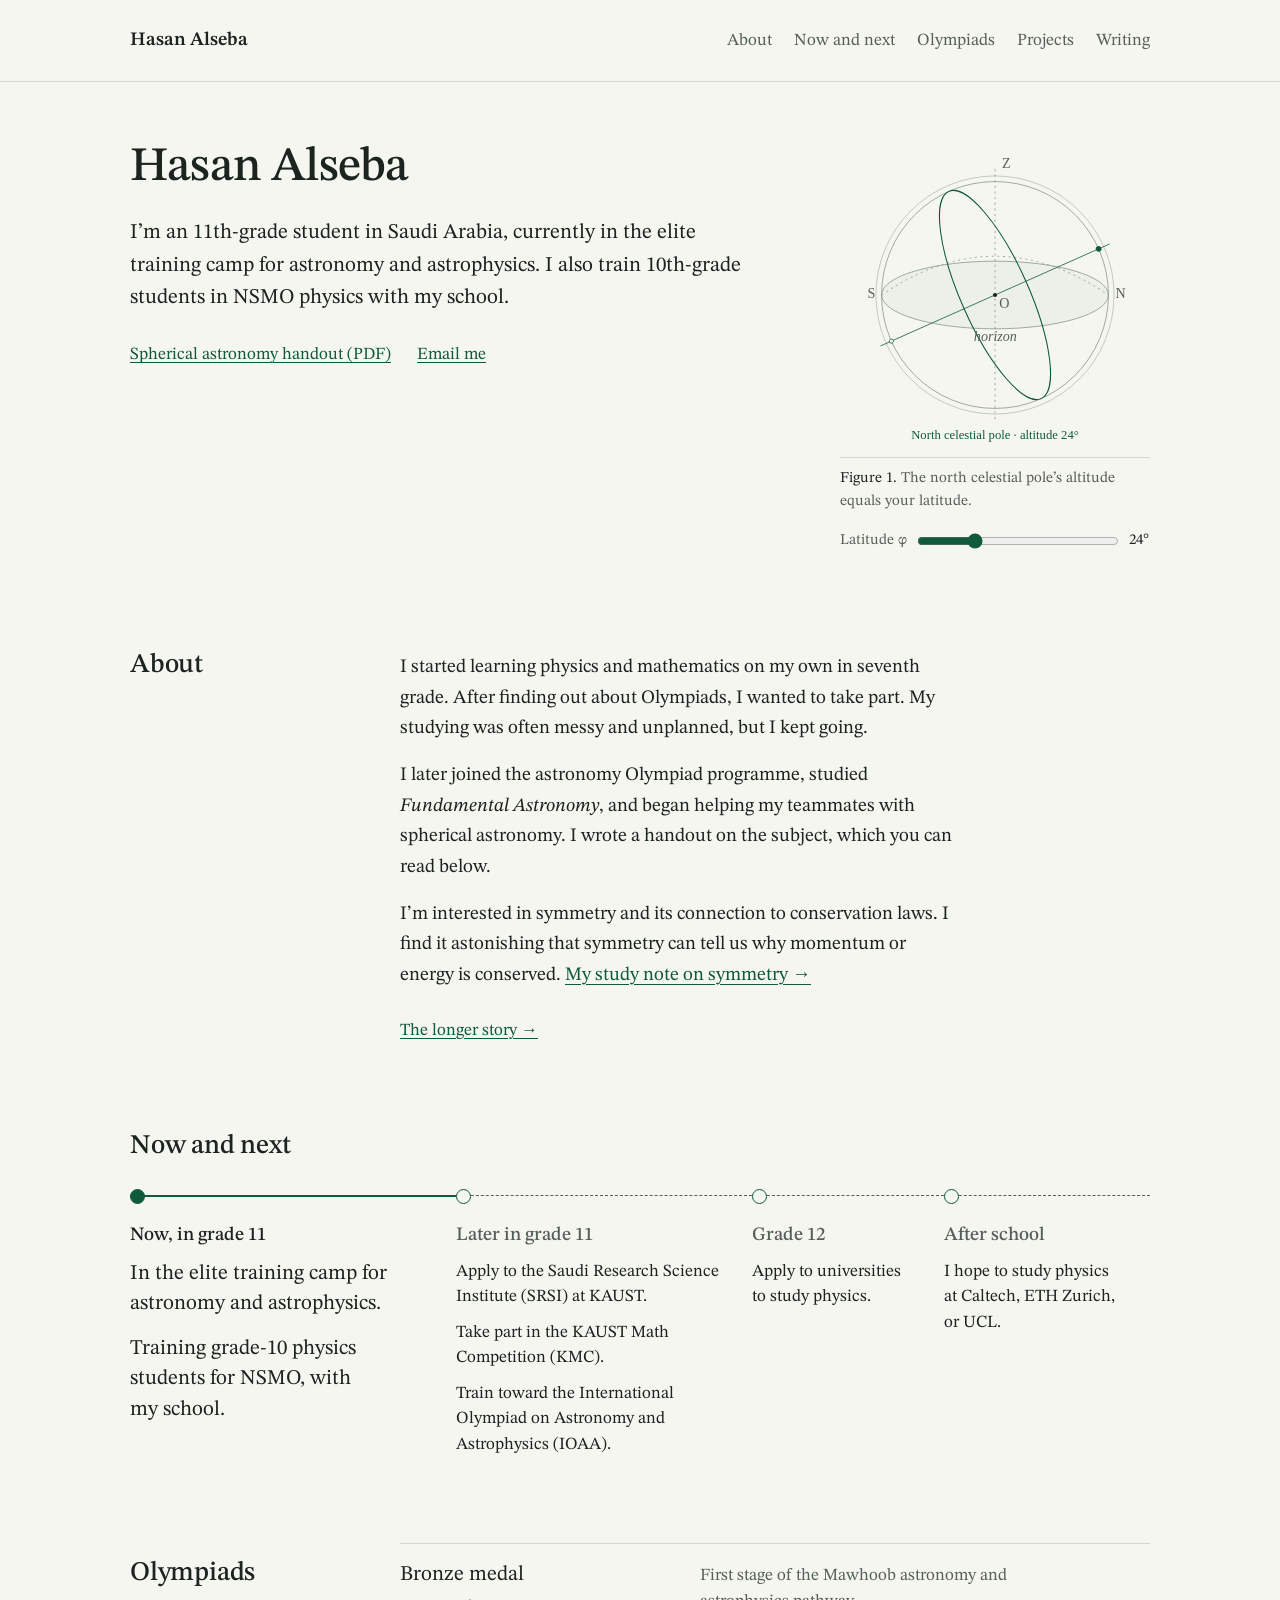
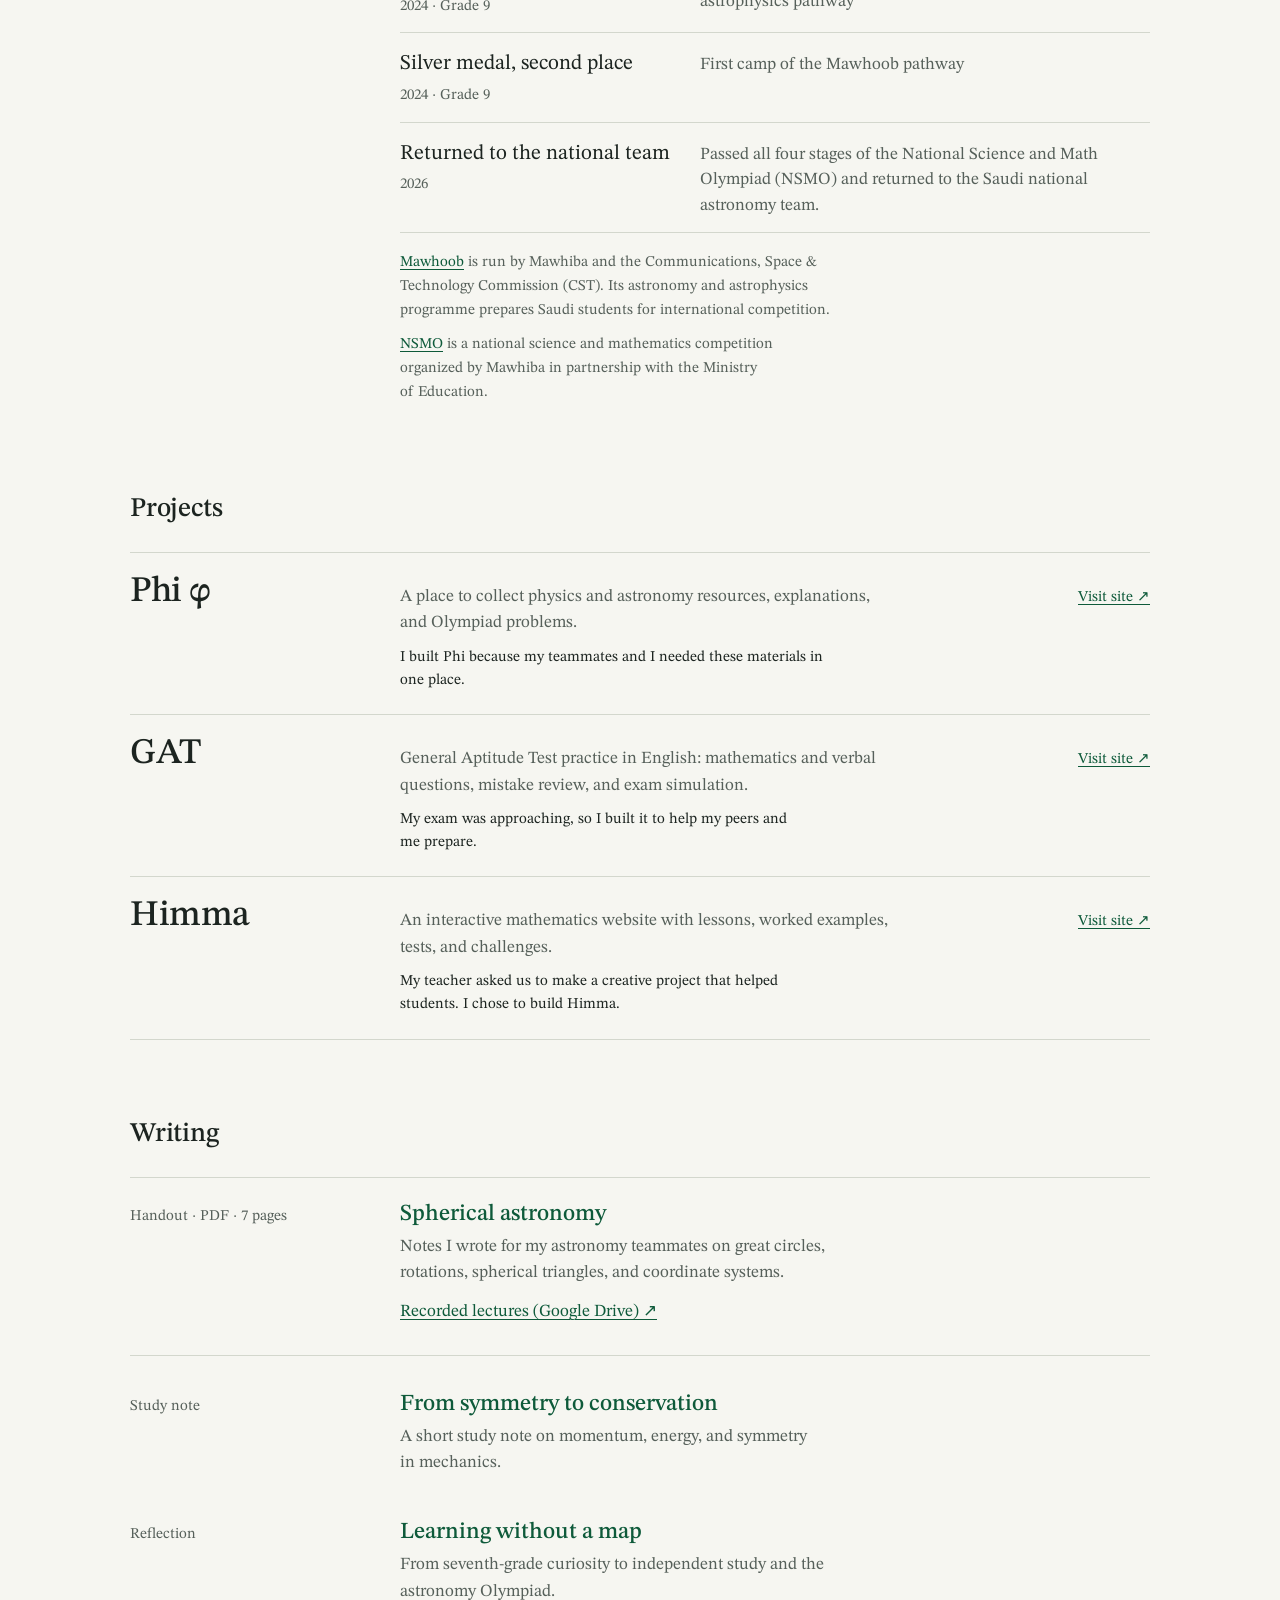
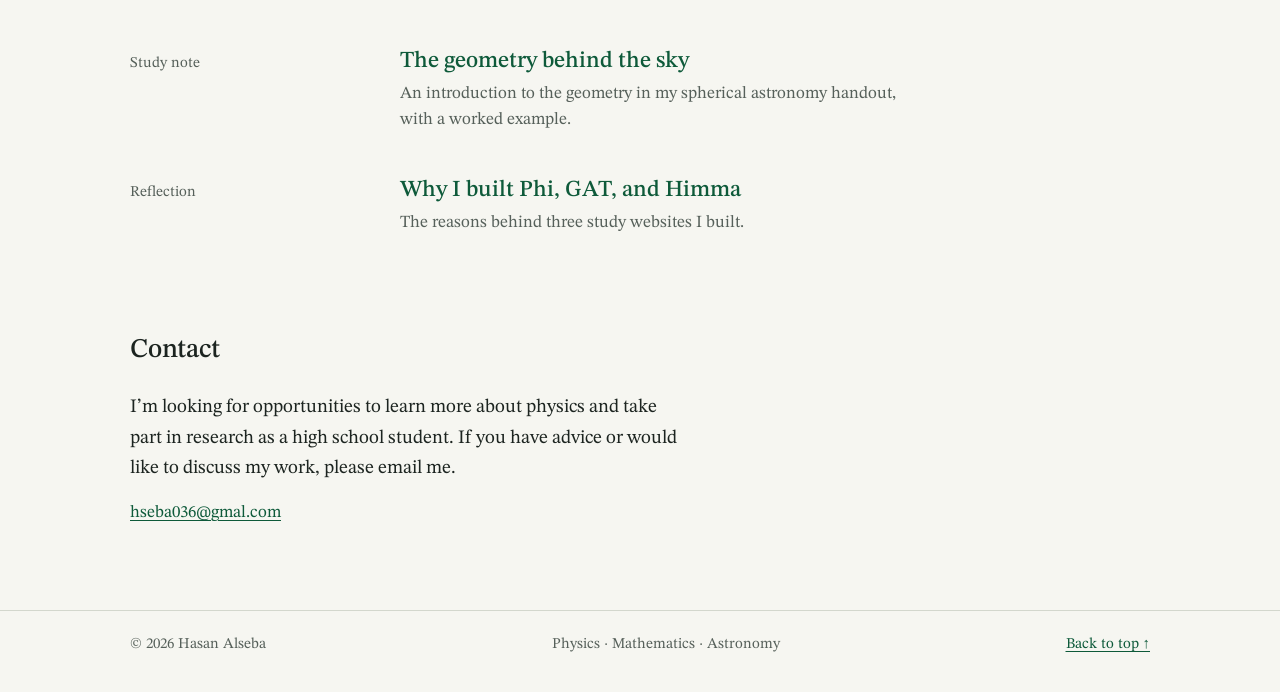
<file: index.html>
<!doctype html><html lang="en"><head><meta charset="utf-8"><meta name="viewport" content="width=device-width,initial-scale=1"><title>Physics, astronomy & mathematics — Hasan Alseba</title><meta name="description" content="Hasan Alseba is an 11th-grade student in Saudi Arabia studying physics, mathematics, and astronomy. Read his study notes and see his projects."><meta name="theme-color" content="#f6f6f1" media="(prefers-color-scheme: light)"><meta name="theme-color" content="#0f1b1e" media="(prefers-color-scheme: dark)"><meta property="og:title" content="Physics, astronomy & mathematics — Hasan Alseba"><meta property="og:description" content="Hasan Alseba is an 11th-grade student in Saudi Arabia studying physics, mathematics, and astronomy. Read his study notes and see his projects."><meta property="og:type" content="website"><meta property="og:url" content="https://lorstika.github.io/hasanblog/"><meta property="og:image" content="https://lorstika.github.io/hasanblog/social.png"><link rel="canonical" href="https://lorstika.github.io/hasanblog/"><link rel="icon" type="image/svg+xml" href="./favicon.svg"><link rel="preconnect" href="https://fonts.googleapis.com"><link rel="preconnect" href="https://fonts.gstatic.com" crossorigin><link rel="stylesheet" href="https://fonts.googleapis.com/css2?family=STIX+Two+Text:ital,wght@0,400;0,500;0,600;1,400&display=swap"><link rel="stylesheet" href="./academic.css"><script src="./main.js" defer></script></head><body><a class="skip" href="#main">Skip to content</a><header><div class="wrap nav"><a class="brand" href="./index.html">Hasan Alseba</a><nav aria-label="Main navigation"><a href="#about">About</a><a href="#now">Now and next</a><a href="#journey">Olympiads</a><a href="#work">Projects</a><a href="#writing">Writing</a></nav></div></header>
<main id="main" class="wrap">
<section class="hero"><div><h1>Hasan Alseba</h1><p class="intro">I’m an 11th-grade student in Saudi Arabia, currently in the elite training camp for astronomy and astrophysics. I also train 10th-grade students in NSMO physics with my school.</p><div class="actions"><a class="text-link" href="./downloads/spherical-astronomy-handout.pdf">Spherical astronomy handout (PDF)</a><a class="text-link" href="mailto:hseba036@gmal.com">Email me</a></div></div><div class="sphere-panel"><figure><svg viewBox="0 0 440 440" role="img" aria-labelledby="sphere-title sphere-desc"><title id="sphere-title">The geometry of the sky</title><desc id="sphere-desc">A schematic celestial sphere with a fixed horizon and zenith. Adjust latitude to see the north celestial pole and equatorial plane tilt. Northern latitudes only.</desc><defs><pattern id="grid" width="22" height="22" patternUnits="userSpaceOnUse"><circle cx="1" cy="1" r=".65" fill="#a4b0a3" opacity=".45"/></pattern></defs><circle cx="220" cy="220" r="209" fill="url(#grid)"/><circle cx="220" cy="220" r="161" fill="none" stroke="var(--sphere-grid)" stroke-width="1"/><circle cx="220" cy="220" r="169" fill="none" stroke="var(--sphere-grid)" stroke-width=".6"/><ellipse cx="220" cy="220" rx="161" ry="48" fill="var(--sphere-plane)" fill-opacity=".45" stroke="var(--sphere-grid)"/><path d="M59 220 Q220 110 381 220" fill="none" stroke="var(--sphere-grid)" stroke-dasharray="3 5"/><line x1="220" y1="41" x2="220" y2="396" stroke="var(--sphere-grid)" stroke-dasharray="3 5"/><g id="pole-axis" transform="rotate(66 220 220)"><ellipse cx="220" cy="220" rx="161" ry="48" fill="none" stroke="var(--accent)" stroke-width="1.5"/><line x1="220" y1="42" x2="220" y2="398" stroke="var(--accent)" stroke-width="1"/><circle cx="220" cy="59" r="4" fill="var(--accent)"/><circle cx="220" cy="381" r="3" fill="var(--paper)" stroke="var(--accent)"/></g><circle cx="220" cy="220" r="3" fill="var(--ink)"/><g fill="var(--muted)" font-family="Georgia,serif" font-size="20"><text x="230" y="40">Z</text><text x="391" y="224">N</text><text x="39" y="224">S</text><text x="226" y="238">O</text><text x="190" y="285" font-style="italic">horizon</text></g><text x="220" y="424" id="pole-label" text-anchor="middle" fill="var(--accent)" font-family="Georgia,serif" font-size="18">North celestial pole · altitude 24°</text></svg><figcaption id="latitude-help"><span>Figure 1.</span> The north celestial pole’s altitude equals your latitude.</figcaption></figure><div class="latitude-control"><label for="latitude">Latitude φ</label><input id="latitude" type="range" min="0" max="90" value="24" aria-valuetext="24 degrees north" aria-describedby="latitude-help"><output id="latitude-value" for="latitude" aria-hidden="true">24°</output></div></div></section>
<section class="content" id="about"><div class="split"><h2>About</h2><div class="about-copy">
  <p>I started learning physics and mathematics on my own in seventh grade. After finding out about Olympiads, I wanted to take part. My studying was often messy and unplanned, but I kept going.</p>
  <p>I later joined the astronomy Olympiad programme, studied <em>Fundamental Astronomy</em>, and began helping my teammates with spherical astronomy. I wrote a handout on the subject, which you can read below.</p><p>I’m interested in symmetry and its connection to conservation laws. I find it astonishing that symmetry can tell us why momentum or energy is conserved. <a href="./writing/symmetry-and-conservation.html">My study note on symmetry →</a></p>
  <a class="text-link" href="./writing/learning-without-a-map.html">The longer story →</a>
</div></div></section>
<section class="content" id="now"><h2>Now and next</h2>
<ol class="path">
  <li class="stage is-now"><h3>Now, in grade 11</h3><ul>
    <li>In the elite training camp for astronomy and astrophysics.</li>
    <li>Training grade-10 physics students for NSMO, with my school.</li></ul></li>
  <li class="stage"><h3>Later in grade 11</h3><ul>
    <li>Apply to the Saudi Research Science Institute (SRSI) at KAUST.</li>
    <li>Take part in the KAUST Math Competition (KMC).</li>
    <li>Train toward the International Olympiad on Astronomy and Astrophysics (IOAA).</li></ul></li>
  <li class="stage"><h3>Grade 12</h3><ul>
    <li>Apply to universities to study physics.</li></ul></li>
  <li class="stage"><h3>After school</h3><ul>
    <li>I hope to study physics at Caltech, ETH Zurich, or UCL.</li></ul></li>
</ol></section>
<section class="content" id="journey"><div class="split"><h2>Olympiads</h2><div>
<ol class="record">
  <li><div><p class="result">Bronze medal</p><p class="record-date"><time datetime="2024">2024</time> · Grade 9</p></div><p class="where">First stage of the Mawhoob astronomy and astrophysics pathway</p></li>
  <li><div><p class="result">Silver medal, second place</p><p class="record-date"><time datetime="2024">2024</time> · Grade 9</p></div><p class="where">First camp of the Mawhoob pathway</p></li>
  <li><div><p class="result">Returned to the national team</p><p class="record-date"><time datetime="2026">2026</time></p></div><p class="where">Passed all four stages of the National Science and Math Olympiad (NSMO) and returned to the Saudi national astronomy team.</p></li>
</ol><div class="programme-context"><p><a href="https://www.cst.gov.sa/en/media-center/news/CST-Announce-the-opening-of-the-registration-for-Mawhoob-Competition-in-collaboration-with-Mawhiba">Mawhoob</a> is run by Mawhiba and the Communications, Space &amp; Technology Commission (CST). Its astronomy and astrophysics programme prepares Saudi students for international competition.</p><p><a href="https://www.mawhiba.sa/en/media-centre/news/mawhiba-and-ministry-of-education-launch-the-third-stage-of-national-science-and-mathematics-olympiad-nsmo/">NSMO</a> is a national science and mathematics competition organized by Mawhiba in partnership with the Ministry of Education.</p></div></div></div></section>
<section class="content" id="work"><h2>Projects</h2>
<ul class="works">
  <li><a class="work" href="https://lorstika.github.io/phoguide/"><h3>Phi <span lang="el">φ</span></h3><div class="work-description"><p>A place to collect physics and astronomy resources, explanations, and Olympiad problems.</p><p class="work-role">I built Phi because my teammates and I needed these materials in one place.</p></div><span class="work-go" aria-hidden="true">Visit site ↗</span></a></li>
  <li><a class="work" href="https://lorstika.github.io/perfectscoresmh/"><h3>GAT</h3><div class="work-description"><p>General Aptitude Test practice in English: mathematics and verbal questions, mistake review, and exam simulation.</p><p class="work-role">My exam was approaching, so I built it to help my peers and me prepare.</p></div><span class="work-go" aria-hidden="true">Visit site ↗</span></a></li>
  <li><a class="work" href="https://5mpmmddfzf-tech.github.io/himma/#home"><h3>Himma</h3><div class="work-description"><p>An interactive mathematics website with lessons, worked examples, tests, and challenges.</p><p class="work-role">My teacher asked us to make a creative project that helped students. I chose to build Himma.</p></div><span class="work-go" aria-hidden="true">Visit site ↗</span></a></li>
</ul></section>
<section class="content" id="writing"><h2>Writing</h2><div class="post handout"><span class="category">Handout · PDF · 7 pages</span><div><h3><a href="./downloads/spherical-astronomy-handout.pdf">Spherical astronomy</a></h3><p>Notes I wrote for my astronomy teammates on great circles, rotations, spherical triangles, and coordinate systems.</p><p class="links"><a class="text-link" href="https://drive.google.com/drive/folders/1jHiyjdeWDyK1dkDEdUH6PZj2jvvT6ppd">Recorded lectures (Google Drive) ↗</a></p></div></div><a class="post" href="./writing/symmetry-and-conservation.html"><span class="category">Study note</span><div><h3>From symmetry to conservation</h3><p>A short study note on momentum, energy, and symmetry in mechanics.</p></div></a><a class="post" href="./writing/learning-without-a-map.html"><span class="category">Reflection</span><div><h3>Learning without a map</h3><p>From seventh-grade curiosity to independent study and the astronomy Olympiad.</p></div></a><a class="post" href="./writing/spherical-astronomy.html"><span class="category">Study note</span><div><h3>The geometry behind the sky</h3><p>An introduction to the geometry in my spherical astronomy handout, with a worked example.</p></div></a><a class="post" href="./writing/learning-and-sharing.html"><span class="category">Reflection</span><div><h3>Why I built Phi, GAT, and Himma</h3><p>The reasons behind three study websites I built.</p></div></a></section>

<section class="content contact" id="contact"><h2>Contact</h2>
<p>I’m looking for opportunities to learn more about physics and take part in research as a high school student. If you have advice or would like to discuss my work, please email me.</p>
<a class="text-link" href="mailto:hseba036@gmal.com">hseba036@gmal.com</a></section></main><script type="application/ld+json">{"@context":"https://schema.org","@type":"Person","name":"Hasan Alseba","url":"https://lorstika.github.io/hasanblog","email":"hseba036@gmal.com","description":"11th-grade student studying physics, mathematics, and astronomy; taking part in elite astronomy training and teaching NSMO physics with his school.","knowsAbout":["Physics","Mathematics","Astronomy","Spherical astronomy"]}</script><footer><div class="wrap footer-inner"><span>© 2026 Hasan Alseba</span><span>Physics · Mathematics · Astronomy</span><a href="#main">Back to top ↑</a></div></footer></body></html>
</file>
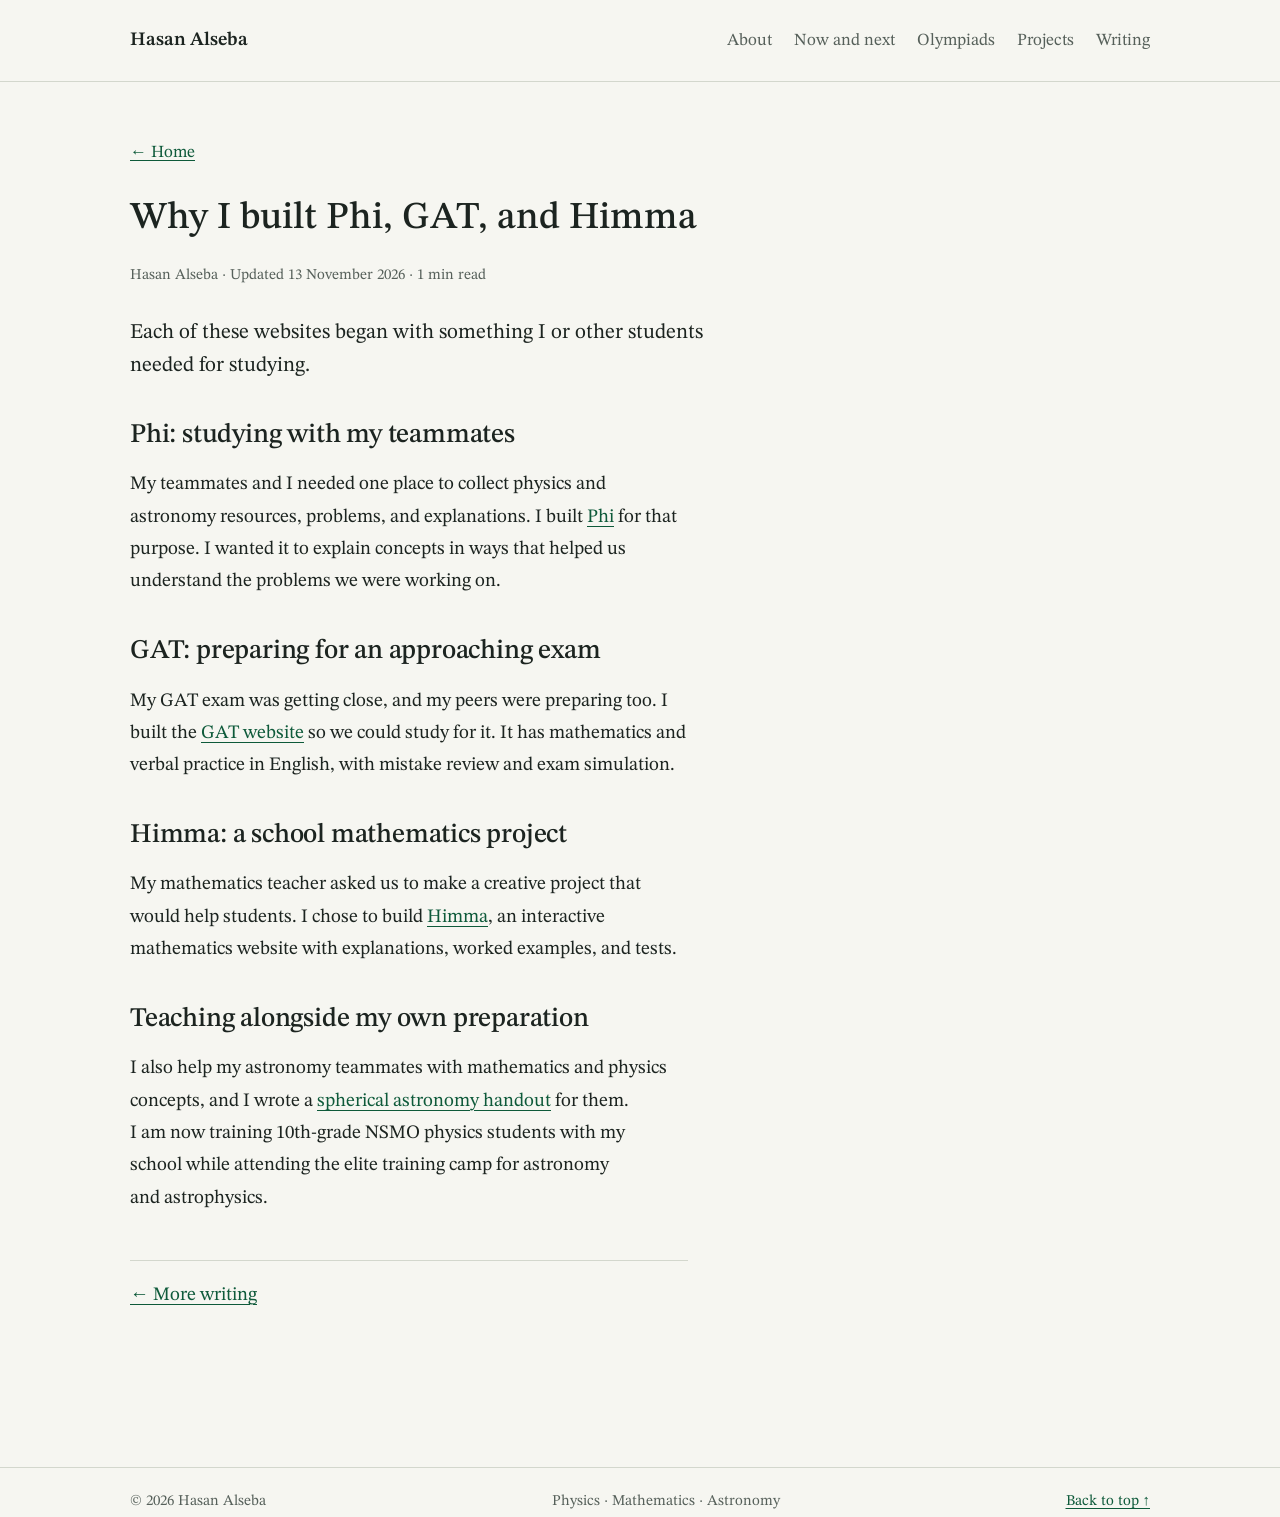
<file: learning-and-sharing (2).html>
<!doctype html><html lang="en"><head><meta charset="utf-8"><meta name="viewport" content="width=device-width,initial-scale=1"><meta http-equiv="refresh" content="0;url=./writing/learning-and-sharing.html"><link rel="canonical" href="https://lorstika.github.io/hasanblog/writing/learning-and-sharing.html"><title>Hasan Alseba — Writing</title></head><body><p>This article has moved. <a href="./writing/learning-and-sharing.html">Continue reading</a>.</p></body></html>
</file>
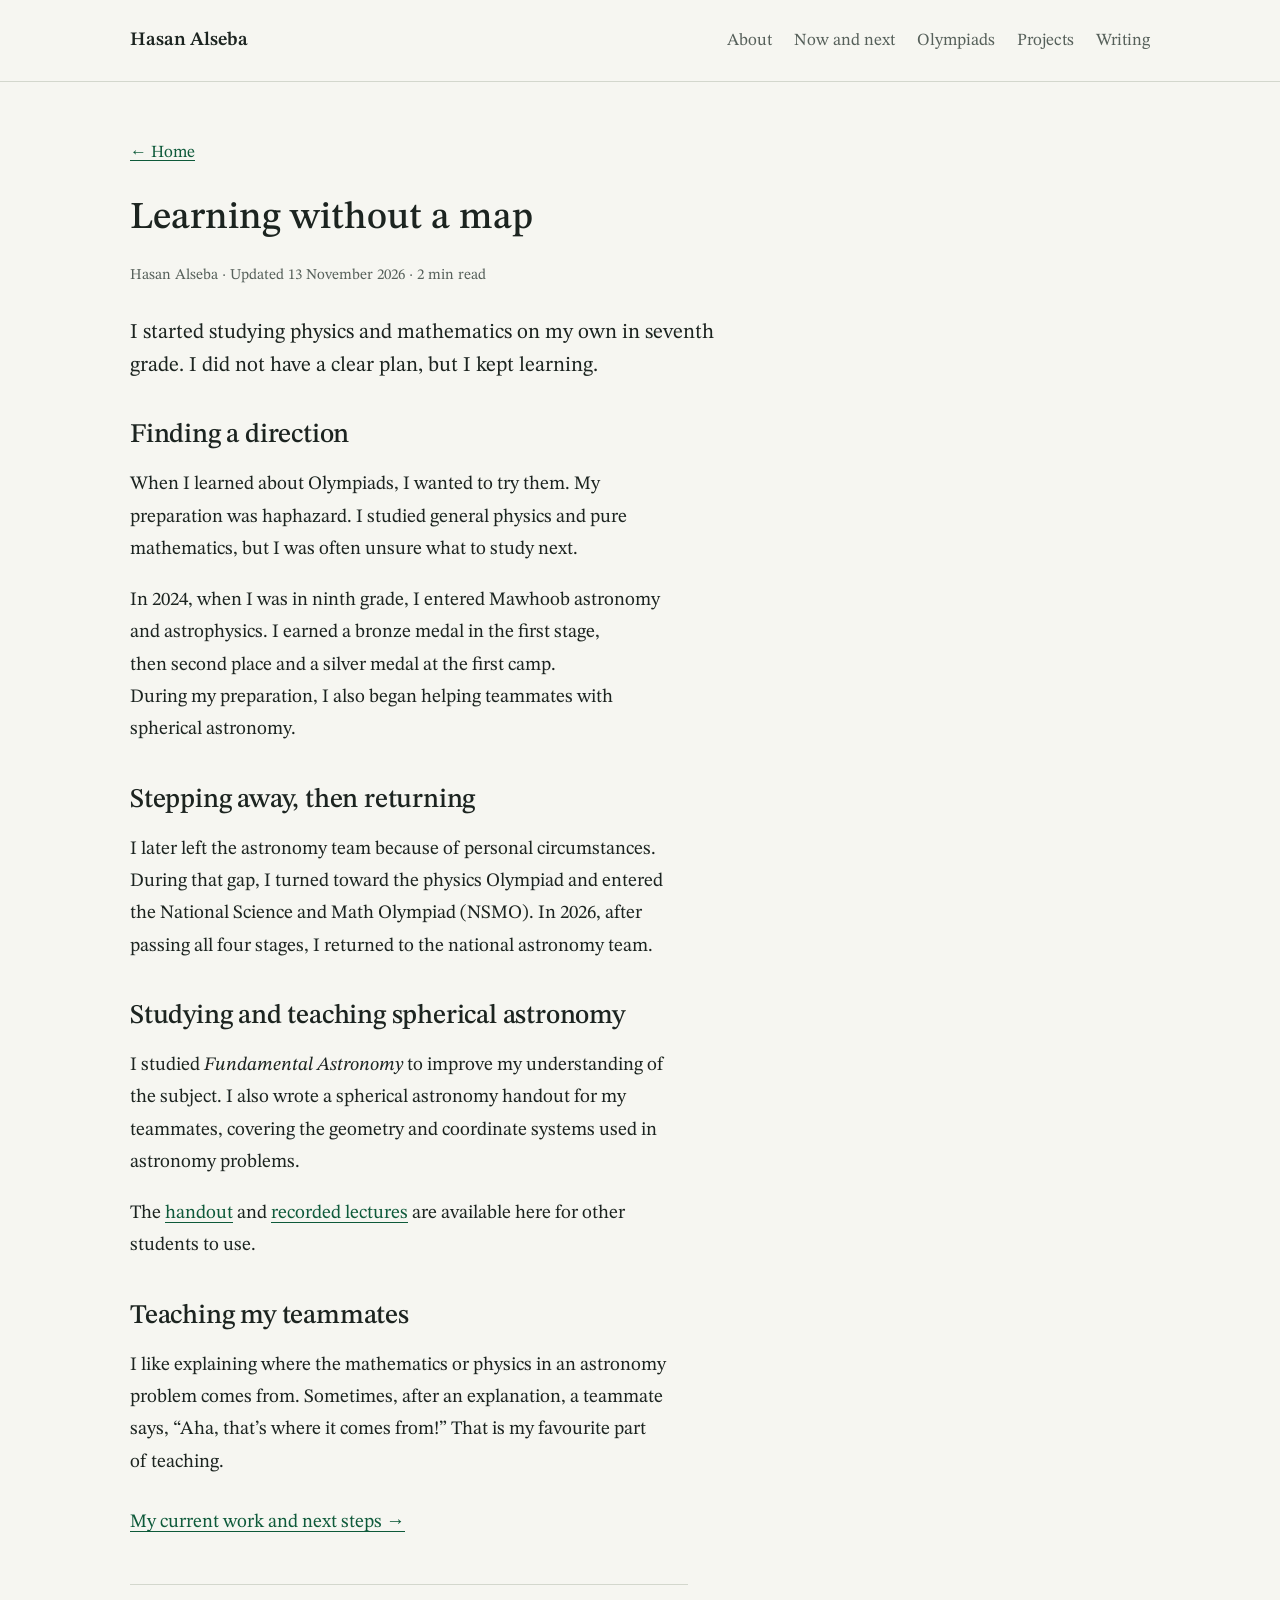
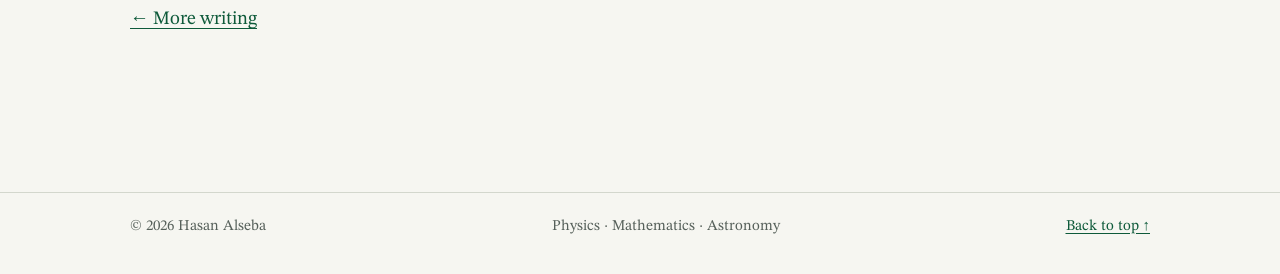
<file: learning-without-a-map (3).html>
<!doctype html><html lang="en"><head><meta charset="utf-8"><meta name="viewport" content="width=device-width,initial-scale=1"><meta http-equiv="refresh" content="0;url=./writing/learning-without-a-map.html"><link rel="canonical" href="https://lorstika.github.io/hasanblog/writing/learning-without-a-map.html"><title>Hasan Alseba — Writing</title></head><body><p>This article has moved. <a href="./writing/learning-without-a-map.html">Continue reading</a>.</p></body></html>
</file>
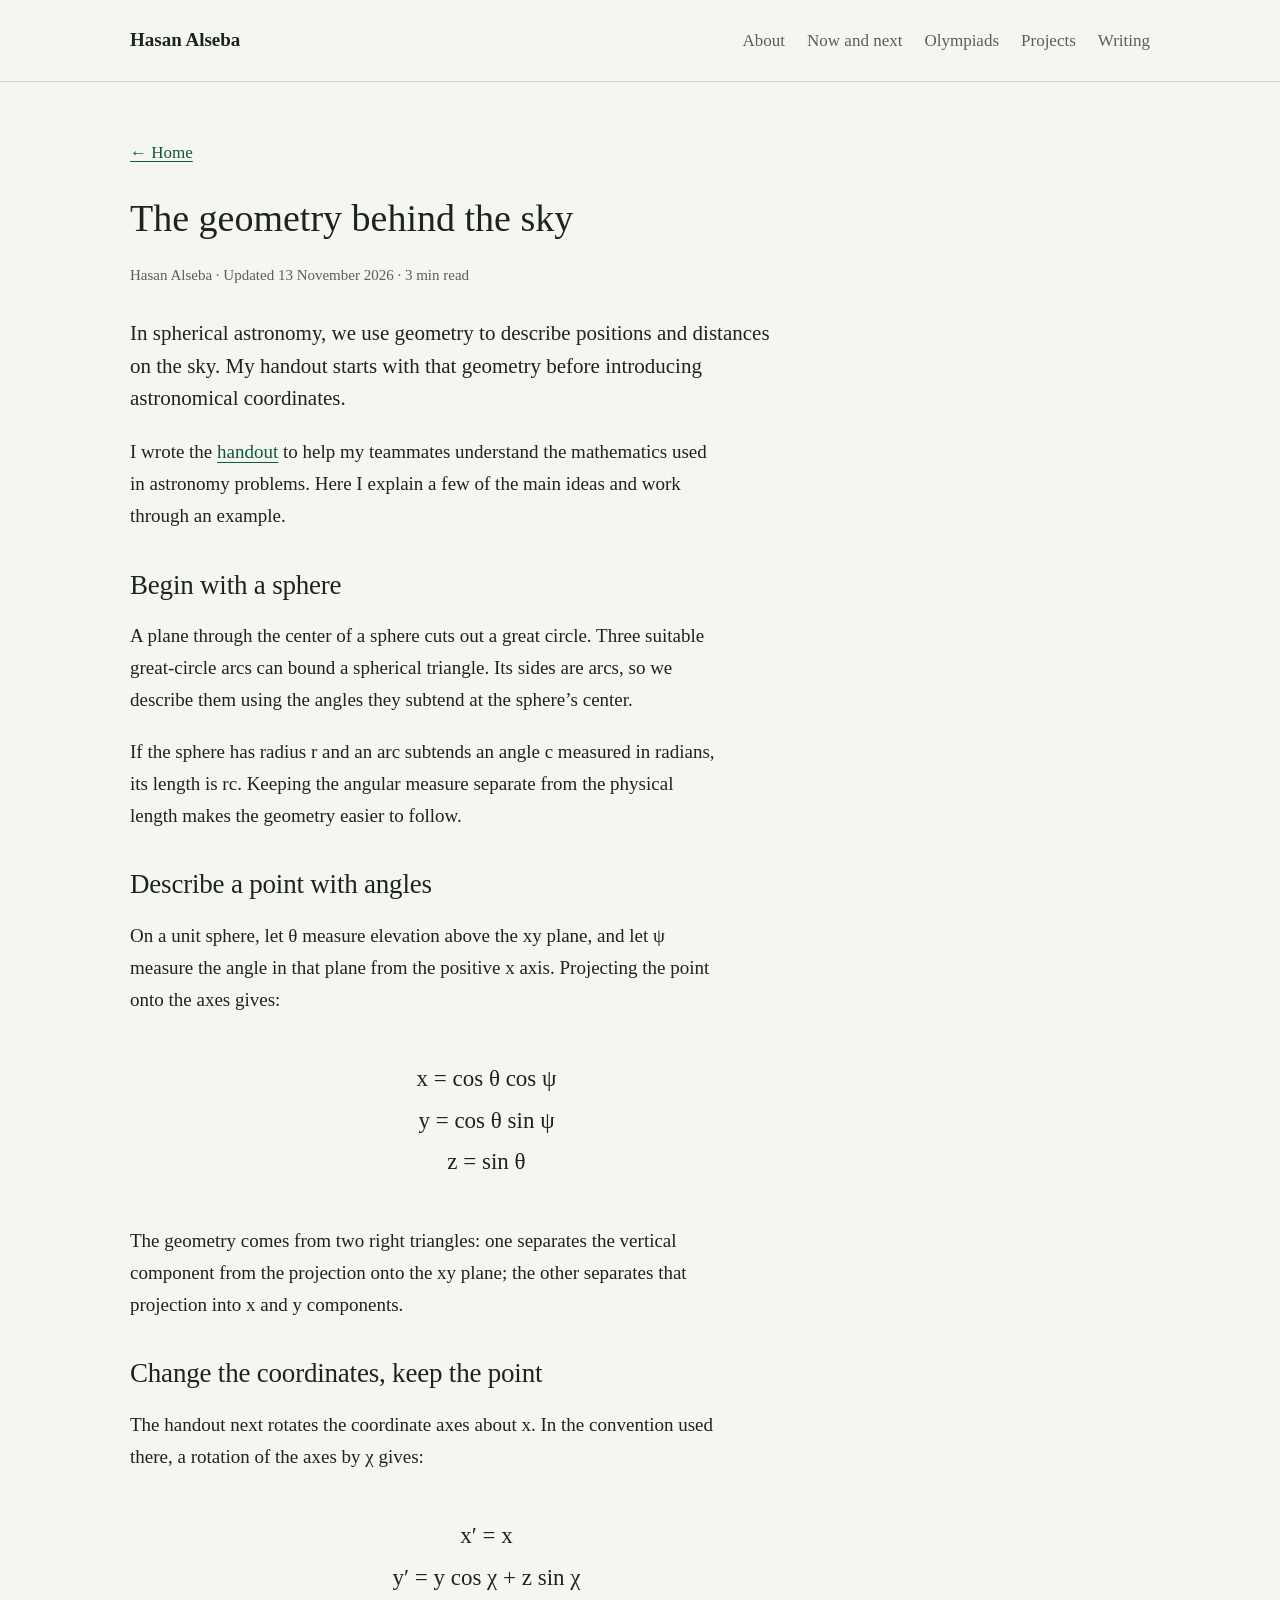
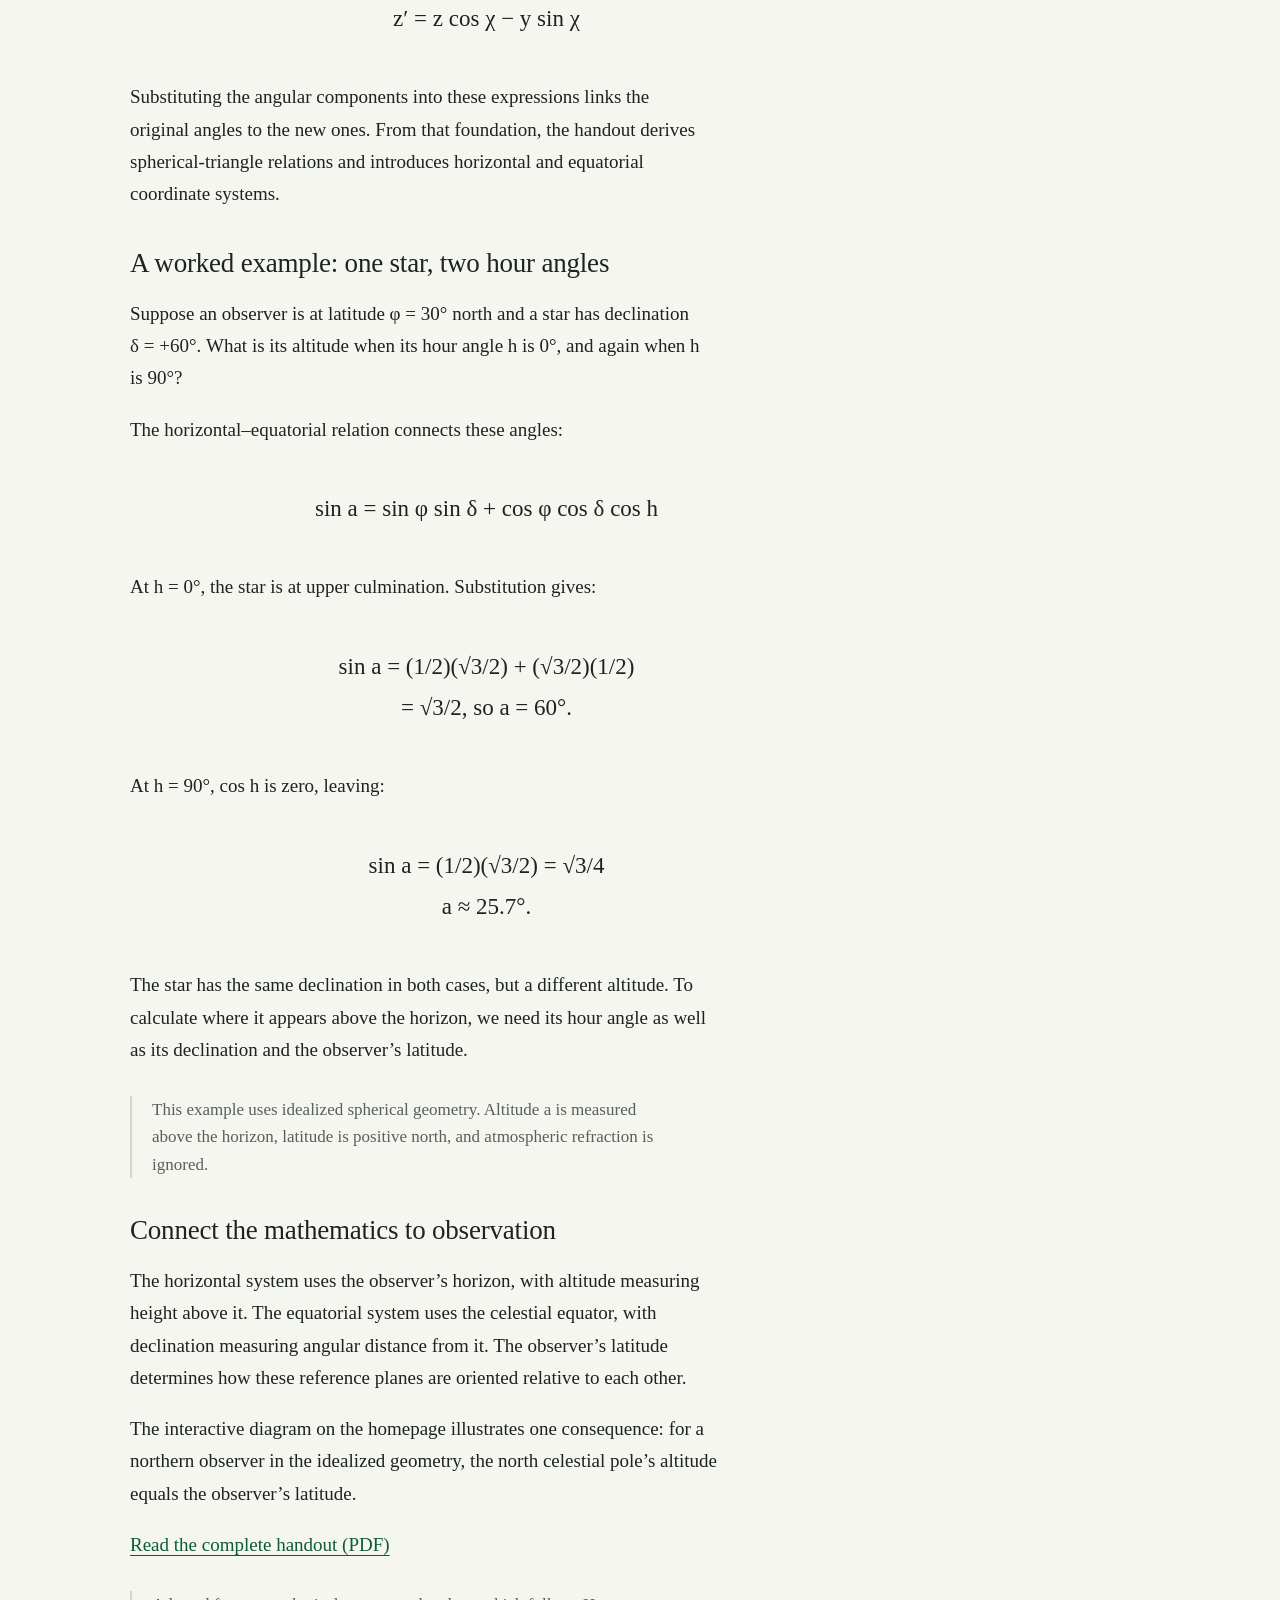
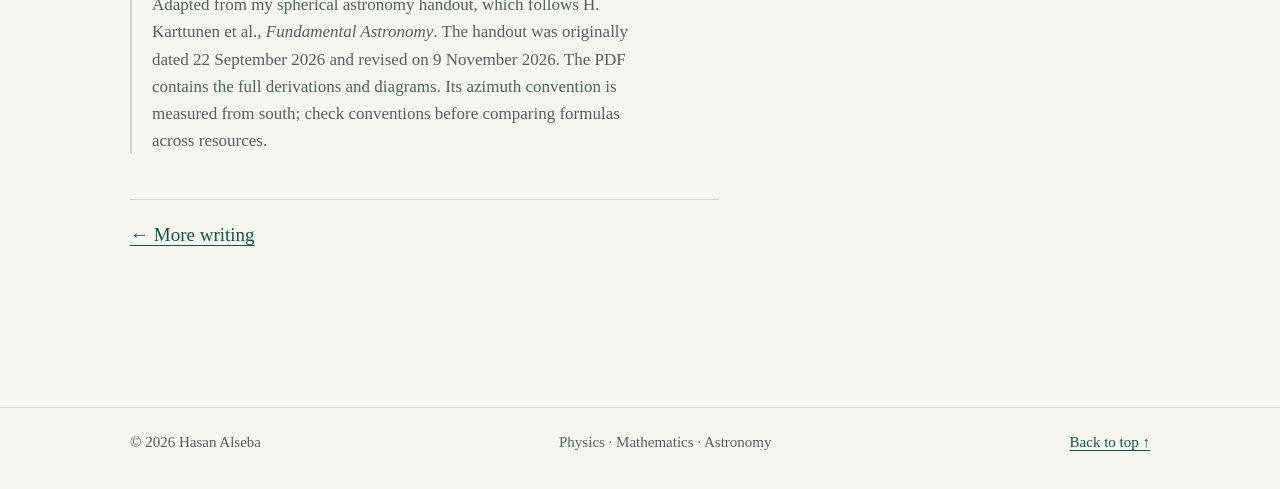
<file: spherical-astronomy (1).html>
<!doctype html><html lang="en"><head><meta charset="utf-8"><meta name="viewport" content="width=device-width,initial-scale=1"><meta http-equiv="refresh" content="0;url=./writing/spherical-astronomy.html"><link rel="canonical" href="https://lorstika.github.io/hasanblog/writing/spherical-astronomy.html"><title>Hasan Alseba — Writing</title></head><body><p>This article has moved. <a href="./writing/spherical-astronomy.html">Continue reading</a>.</p></body></html><!doctype html><html lang="en"><head><meta charset="utf-8"><meta name="viewport" content="width=device-width,initial-scale=1"><title>The geometry behind the sky — Hasan Alseba</title><meta name="description" content="A guide to my spherical astronomy handout: great circles, rotations, and coordinates."><meta name="theme-color" content="#f6f6f1" media="(prefers-color-scheme: light)"><meta name="theme-color" content="#0f1b1e" media="(prefers-color-scheme: dark)"><meta property="og:title" content="The geometry behind the sky — Hasan Alseba"><meta property="og:description" content="A guide to my spherical astronomy handout: great circles, rotations, and coordinates."><meta property="og:type" content="article"><meta property="og:url" content="https://lorstika.github.io/hasanblog/writing/spherical-astronomy.html"><meta property="og:image" content="https://lorstika.github.io/hasanblog/social.png"><link rel="canonical" href="https://lorstika.github.io/hasanblog/writing/spherical-astronomy.html"><link rel="icon" type="image/svg+xml" href="../favicon.svg"><link rel="preconnect" href="https://fonts.googleapis.com"><link rel="preconnect" href="https://fonts.gstatic.com" crossorigin><link rel="stylesheet" href="https://fonts.googleapis.com/css2?family=STIX+Two+Text:ital,wght@0,400;0,500;0,600;1,400&display=swap"><link rel="stylesheet" href="../academic.css"><script src="../main.js" defer></script></head><body><a class="skip" href="#main">Skip to content</a><header><div class="wrap nav"><a class="brand" href="../index.html">Hasan Alseba</a><nav aria-label="Main navigation"><a href="../index.html#about">About</a><a href="../index.html#journey">Olympiads</a><a href="../index.html#work">Projects</a><a href="../index.html#writing">Writing</a><a href="../index.html#now">Aims</a></nav></div></header><main id="main" class="wrap"><article class="article"><a class="text-link" href="../index.html#writing">← Back to the notebook</a><p class="section-label" style="margin-top:40px">Astronomy / THE NOTEBOOK</p><h1>The geometry behind the sky</h1><div class="article-meta">Hasan Alseba · Adapted from my September 2026 handout · 2 min read</div><p class="lede">Spherical astronomy connects a familiar mathematical question—how do we describe a point?—to the sky above us.</p><p>I wrote my <a href="../downloads/spherical-astronomy-handout.pdf" target="_blank" rel="noopener noreferrer">spherical astronomy handout</a> to help fellow students connect the mathematical foundations to astronomical coordinates. This is a short introduction to its structure.</p><h2>Begin with a sphere</h2><p>A plane through the center of a sphere cuts out a great circle. Three suitable great-circle arcs can bound a spherical triangle. Its sides are arcs, so we describe them using the angles they subtend at the sphere’s center.</p><p>If the sphere has radius r and an arc subtends an angle c measured in radians, its length is rc. Keeping the angular measure separate from the physical length makes the geometry easier to follow.</p><h2>Describe a point with angles</h2><p>On a unit sphere, let θ measure elevation above the xy plane, and let ψ measure the angle in that plane from the positive x axis. Projecting the point onto the axes gives:</p><div class="equation">x = cos θ cos ψ<br>y = cos θ sin ψ<br>z = sin θ</div><p>The geometry comes from two right triangles: one separates the vertical component from the projection onto the xy plane; the other separates that projection into x and y components.</p><h2>Change the coordinates, keep the point</h2><p>The handout next rotates the coordinate axes about x. In the convention used there, a rotation of the axes by χ gives:</p><div class="equation">x′ = x<br>y′ = y cos χ + z sin χ<br>z′ = z cos χ − y sin χ</div><p>Substituting the angular components into these expressions links the original angles to the new ones. From that foundation, the handout derives spherical-triangle relations and introduces horizontal and equatorial coordinate systems.</p><h2>Connect the mathematics to observation</h2><p>The horizontal system uses the observer’s horizon, with altitude measuring height above it. The equatorial system uses the celestial equator, with declination measuring angular distance from it. The observer’s latitude determines how these reference planes are oriented relative to each other.</p><p>The interactive diagram on the homepage illustrates one consequence: for a northern observer in the idealized geometry, the north celestial pole’s altitude equals the observer’s latitude.</p><p><a class="button" href="../downloads/spherical-astronomy-handout.pdf" target="_blank" rel="noopener noreferrer">Read the complete handout ↗</a></p><aside>Adapted from my <em>Fundamental Astronomy</em> handout, dated 22 September 2026. The PDF contains the full derivations and diagrams. Its azimuth convention is measured from south; check conventions before comparing formulas across resources.</aside><div style="border-top:1px solid var(--line);margin-top:45px;padding-top:20px"><a href="../index.html#writing">← More from the notebook</a></div></article></main><footer><div class="wrap footer-inner"><span>© 2026 Hasan Alseba</span><span>Curiosity, with a little gravity.</span><a href="#main">Back to top ↑</a></div></footer></body></html>
</file>
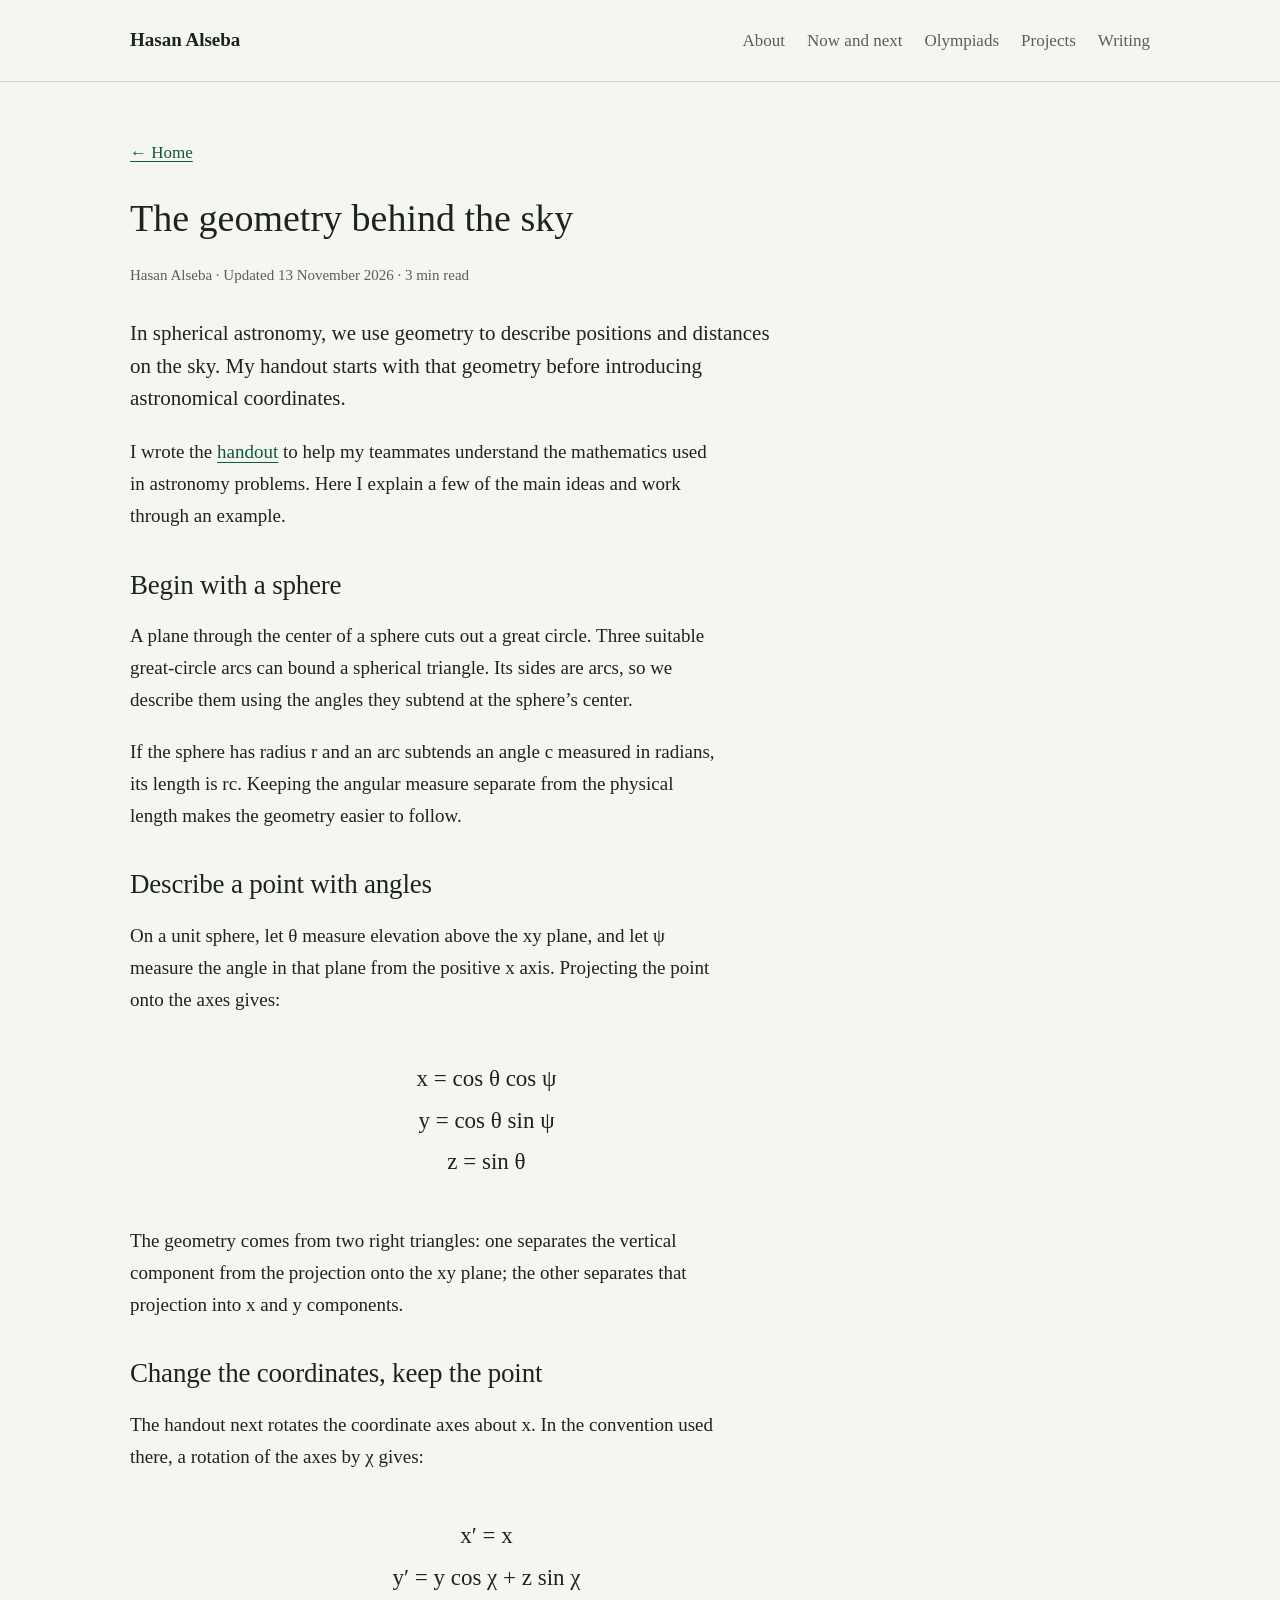
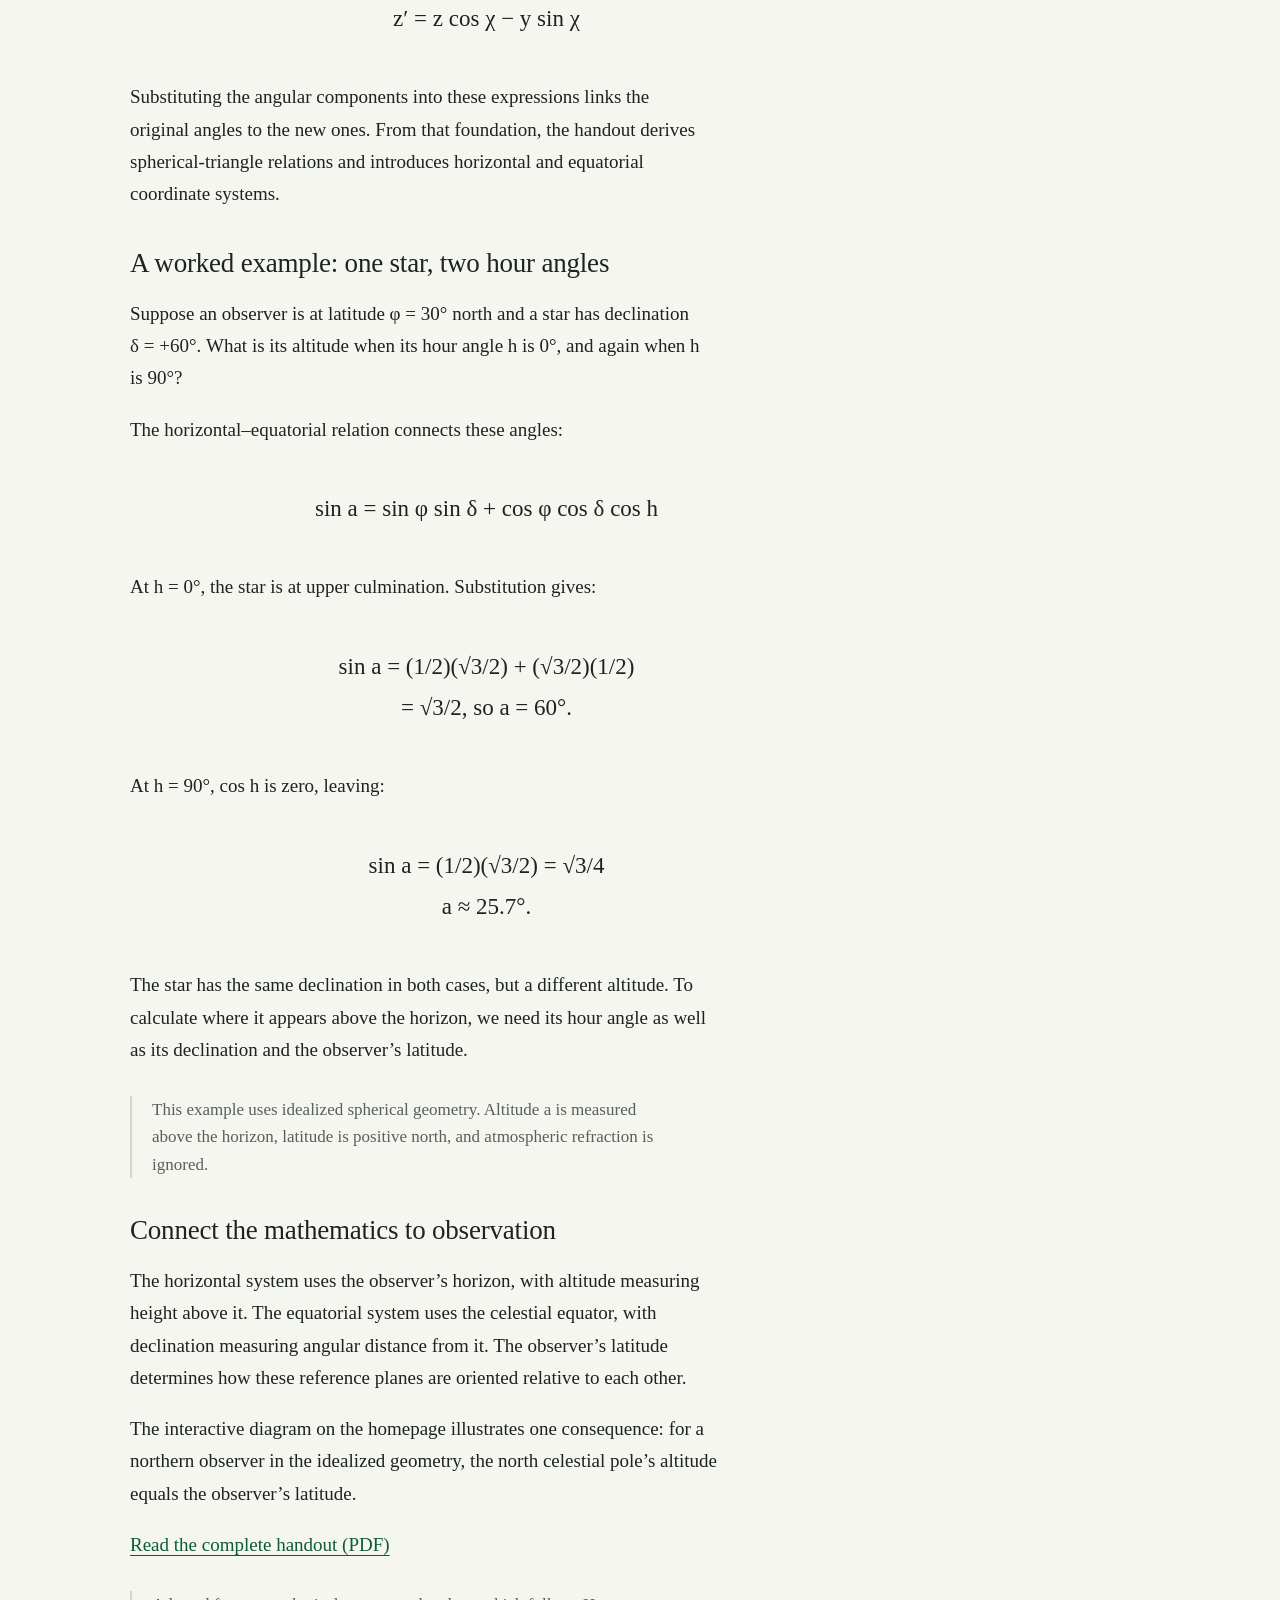
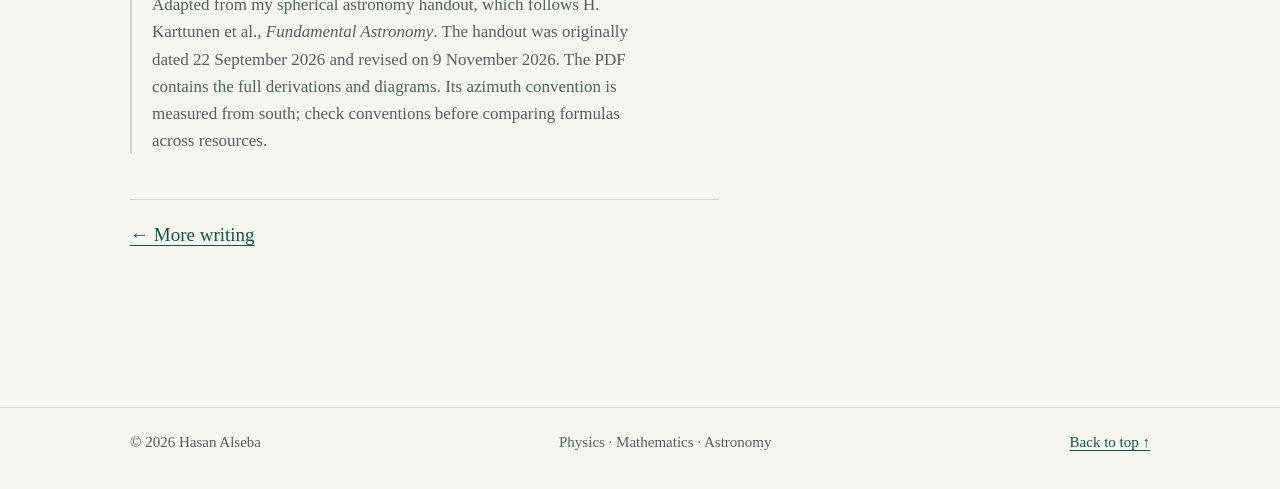
<file: spherical-astronomy.html>
<!doctype html><html lang="en"><head><meta charset="utf-8"><meta name="viewport" content="width=device-width,initial-scale=1"><meta http-equiv="refresh" content="0;url=./writing/spherical-astronomy.html"><link rel="canonical" href="https://lorstika.github.io/hasanblog/writing/spherical-astronomy.html"><title>Hasan Alseba — Writing</title></head><body><p>This article has moved. <a href="./writing/spherical-astronomy.html">Continue reading</a>.</p></body></html>
</file>
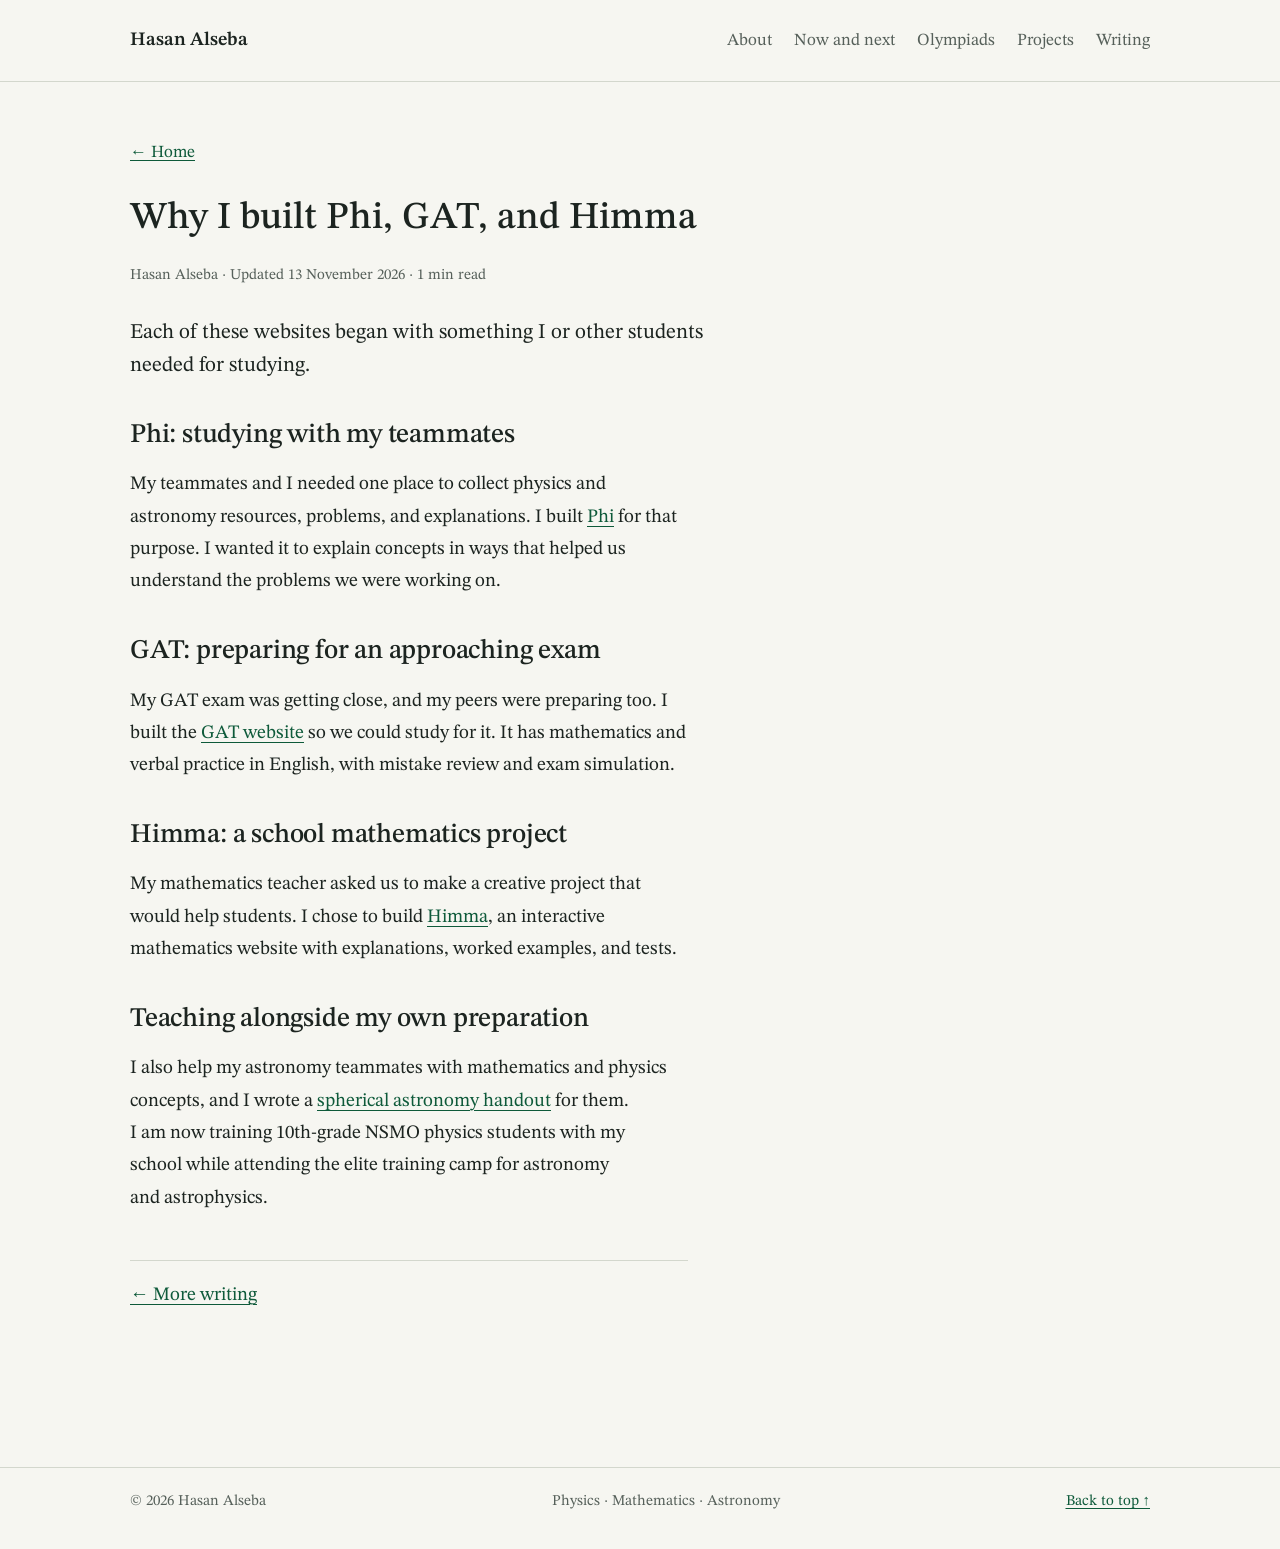
<file: writing/learning-and-sharing.html>
<!doctype html><html lang="en"><head><meta charset="utf-8"><meta name="viewport" content="width=device-width,initial-scale=1"><title>Why I built Phi, GAT, and Himma — Hasan Alseba</title><meta name="description" content="The reasons behind three study websites I built."><meta name="theme-color" content="#f6f6f1" media="(prefers-color-scheme: light)"><meta name="theme-color" content="#0f1b1e" media="(prefers-color-scheme: dark)"><meta property="og:title" content="Why I built Phi, GAT, and Himma — Hasan Alseba"><meta property="og:description" content="The reasons behind three study websites I built."><meta property="og:type" content="article"><meta property="og:url" content="https://lorstika.github.io/hasanblog/writing/learning-and-sharing.html"><meta property="og:image" content="https://lorstika.github.io/hasanblog/social.png"><link rel="canonical" href="https://lorstika.github.io/hasanblog/writing/learning-and-sharing.html"><link rel="icon" type="image/svg+xml" href="../favicon.svg"><link rel="preconnect" href="https://fonts.googleapis.com"><link rel="preconnect" href="https://fonts.gstatic.com" crossorigin><link rel="stylesheet" href="https://fonts.googleapis.com/css2?family=STIX+Two+Text:ital,wght@0,400;0,500;0,600;1,400&display=swap"><link rel="stylesheet" href="../academic.css"><script src="../main.js" defer></script></head><body><a class="skip" href="#main">Skip to content</a><header><div class="wrap nav"><a class="brand" href="../index.html">Hasan Alseba</a><nav aria-label="Main navigation"><a href="../index.html#about">About</a><a href="../index.html#now">Now and next</a><a href="../index.html#journey">Olympiads</a><a href="../index.html#work">Projects</a><a href="../index.html#writing">Writing</a></nav></div></header><main id="main" class="wrap"><article class="article"><a class="text-link" href="../index.html">← Home</a><h1>Why I built Phi, GAT, and Himma</h1><div class="article-meta">Hasan Alseba · <time datetime="2026-11-13">Updated 13 November 2026</time> · 1 min read</div><p class="lede">Each of these websites began with something I or other students needed for studying.</p><h2>Phi: studying with my teammates</h2><p>My teammates and I needed one place to collect physics and astronomy resources, problems, and explanations. I built <a href="https://lorstika.github.io/phoguide/">Phi</a> for that purpose. I wanted it to explain concepts in ways that helped us understand the problems we were working on.</p><h2>GAT: preparing for an approaching exam</h2><p>My GAT exam was getting close, and my peers were preparing too. I built the <a href="https://lorstika.github.io/perfectscoresmh/">GAT website</a> so we could study for it. It has mathematics and verbal practice in English, with mistake review and exam simulation.</p><h2>Himma: a school mathematics project</h2><p>My mathematics teacher asked us to make a creative project that would help students. I chose to build <a href="https://5mpmmddfzf-tech.github.io/himma/#home">Himma</a>, an interactive mathematics website with explanations, worked examples, and tests.</p><h2>Teaching alongside my own preparation</h2><p>I also help my astronomy teammates with mathematics and physics concepts, and I wrote a <a href="../downloads/spherical-astronomy-handout.pdf">spherical astronomy handout</a> for them. I am now training 10th-grade NSMO physics students with my school while attending the elite training camp for astronomy and astrophysics.</p><div class="article-end"><a href="../index.html#writing">← More writing</a></div></article></main><footer><div class="wrap footer-inner"><span>© 2026 Hasan Alseba</span><span>Physics · Mathematics · Astronomy</span><a href="#main">Back to top ↑</a></div></footer></body></html>
</file>
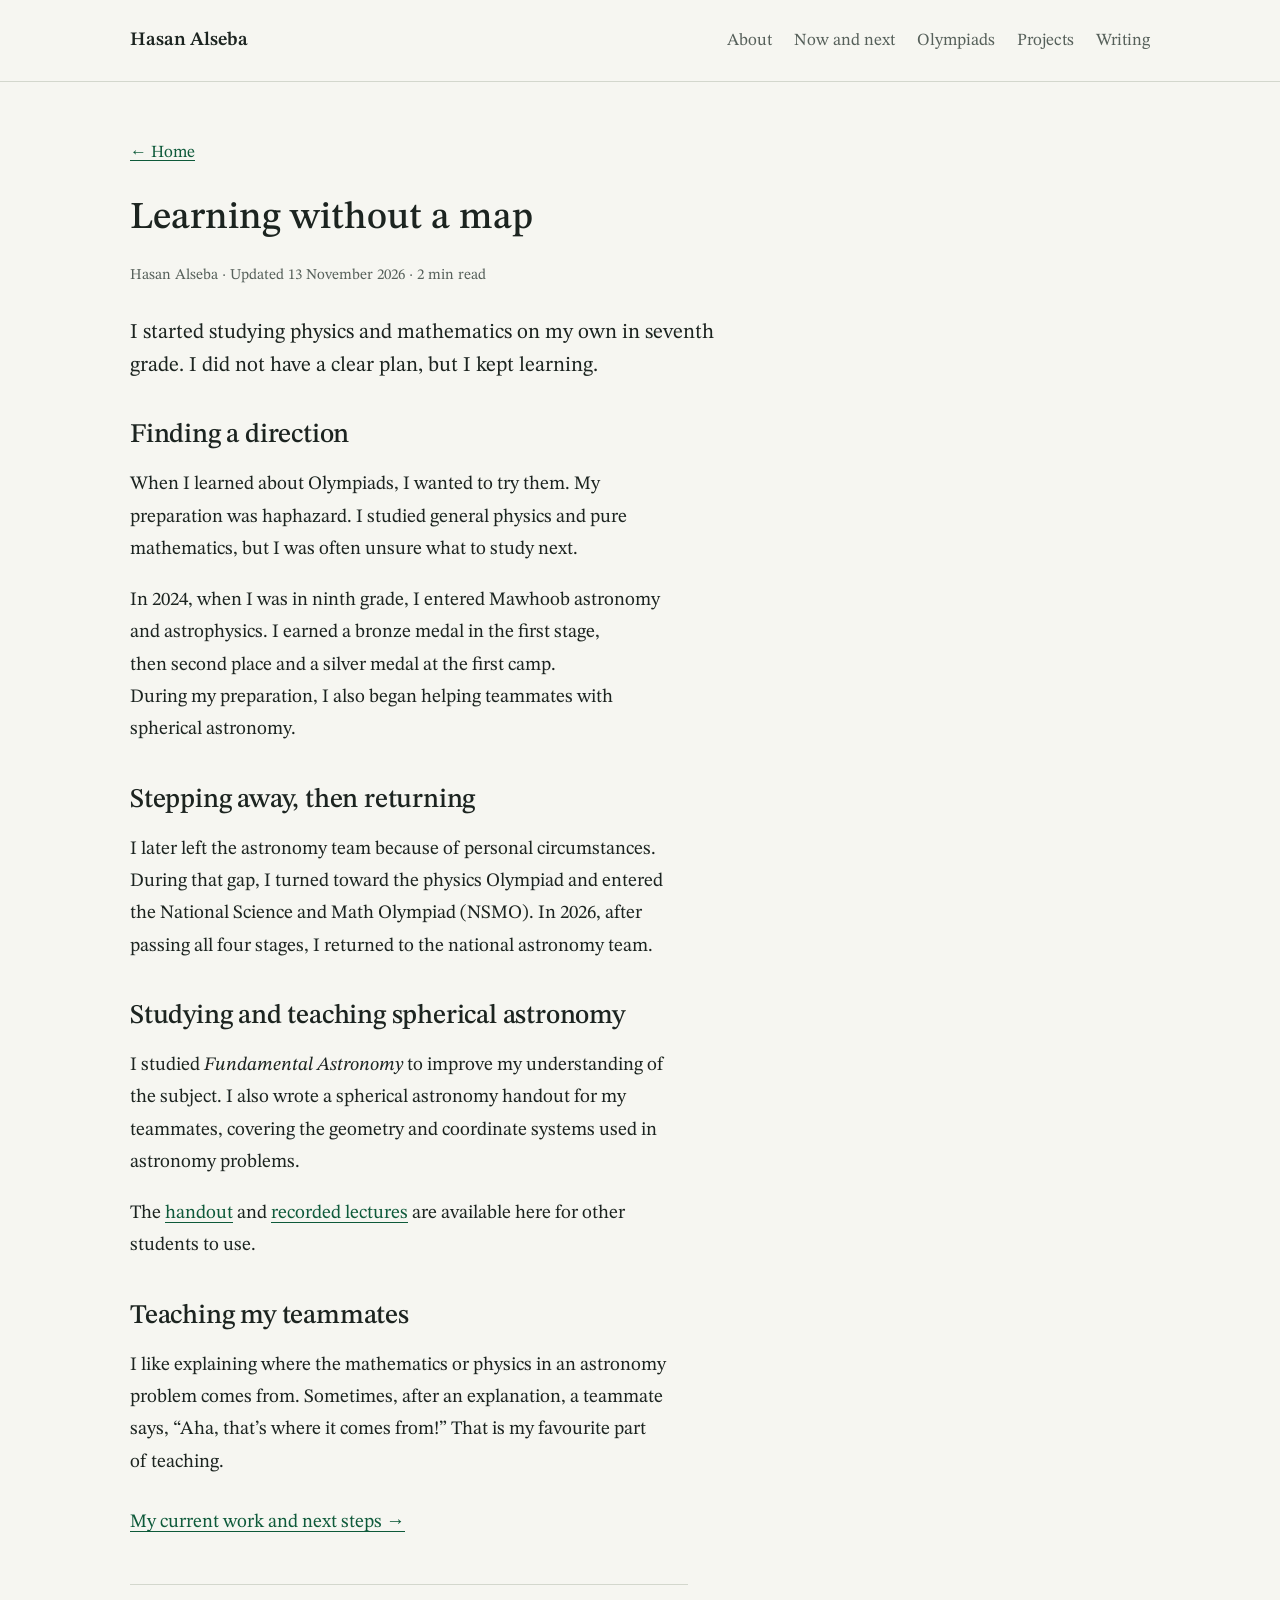
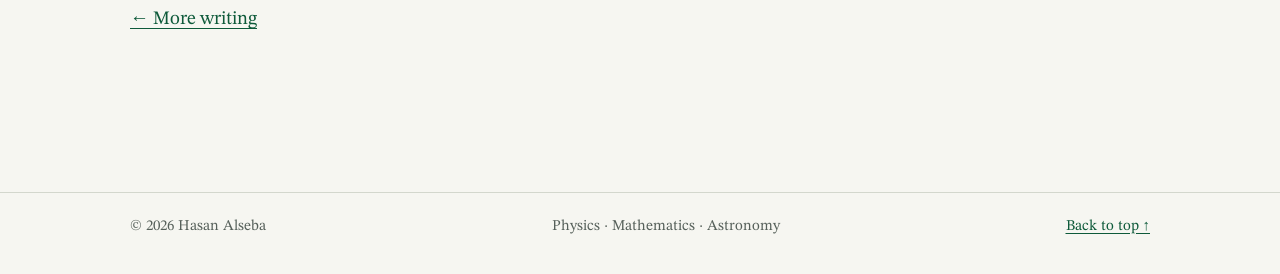
<file: writing/learning-without-a-map.html>
<!doctype html><html lang="en"><head><meta charset="utf-8"><meta name="viewport" content="width=device-width,initial-scale=1"><title>Learning without a map — Hasan Alseba</title><meta name="description" content="From seventh-grade curiosity to independent study and the astronomy Olympiad."><meta name="theme-color" content="#f6f6f1" media="(prefers-color-scheme: light)"><meta name="theme-color" content="#0f1b1e" media="(prefers-color-scheme: dark)"><meta property="og:title" content="Learning without a map — Hasan Alseba"><meta property="og:description" content="From seventh-grade curiosity to independent study and the astronomy Olympiad."><meta property="og:type" content="article"><meta property="og:url" content="https://lorstika.github.io/hasanblog/writing/learning-without-a-map.html"><meta property="og:image" content="https://lorstika.github.io/hasanblog/social.png"><link rel="canonical" href="https://lorstika.github.io/hasanblog/writing/learning-without-a-map.html"><link rel="icon" type="image/svg+xml" href="../favicon.svg"><link rel="preconnect" href="https://fonts.googleapis.com"><link rel="preconnect" href="https://fonts.gstatic.com" crossorigin><link rel="stylesheet" href="https://fonts.googleapis.com/css2?family=STIX+Two+Text:ital,wght@0,400;0,500;0,600;1,400&display=swap"><link rel="stylesheet" href="../academic.css"><script src="../main.js" defer></script></head><body><a class="skip" href="#main">Skip to content</a><header><div class="wrap nav"><a class="brand" href="../index.html">Hasan Alseba</a><nav aria-label="Main navigation"><a href="../index.html#about">About</a><a href="../index.html#now">Now and next</a><a href="../index.html#journey">Olympiads</a><a href="../index.html#work">Projects</a><a href="../index.html#writing">Writing</a></nav></div></header><main id="main" class="wrap"><article class="article"><a class="text-link" href="../index.html">← Home</a><h1>Learning without a map</h1><div class="article-meta">Hasan Alseba · <time datetime="2026-11-13">Updated 13 November 2026</time> · 2 min read</div><p class="lede">I started studying physics and mathematics on my own in seventh grade. I did not have a clear plan, but I kept learning.</p><h2>Finding a direction</h2><p>When I learned about Olympiads, I wanted to try them. My preparation was haphazard. I studied general physics and pure mathematics, but I was often unsure what to study next.</p><p>In 2024, when I was in ninth grade, I entered Mawhoob astronomy and astrophysics. I earned a bronze medal in the first stage, then second place and a silver medal at the first camp. During my preparation, I also began helping teammates with spherical astronomy.</p><h2>Stepping away, then returning</h2><p>I later left the astronomy team because of personal circumstances. During that gap, I turned toward the physics Olympiad and entered the National Science and Math Olympiad (NSMO). In 2026, after passing all four stages, I returned to the national astronomy team.</p><h2>Studying and teaching spherical astronomy</h2><p>I studied <em>Fundamental Astronomy</em> to improve my understanding of the subject. I also wrote a spherical astronomy handout for my teammates, covering the geometry and coordinate systems used in astronomy problems.</p><p>The <a href="../downloads/spherical-astronomy-handout.pdf">handout</a> and <a href="https://drive.google.com/drive/folders/1jHiyjdeWDyK1dkDEdUH6PZj2jvvT6ppd">recorded lectures</a> are available here for other students to use.</p><h2>Teaching my teammates</h2><p>I like explaining where the mathematics or physics in an astronomy problem comes from. Sometimes, after an explanation, a teammate says, “Aha, that’s where it comes from!” That is my favourite part of teaching.</p><p class="article-next"><a href="../index.html#now">My current work and next steps →</a></p><div class="article-end"><a href="../index.html#writing">← More writing</a></div></article></main><footer><div class="wrap footer-inner"><span>© 2026 Hasan Alseba</span><span>Physics · Mathematics · Astronomy</span><a href="#main">Back to top ↑</a></div></footer></body></html>
</file>
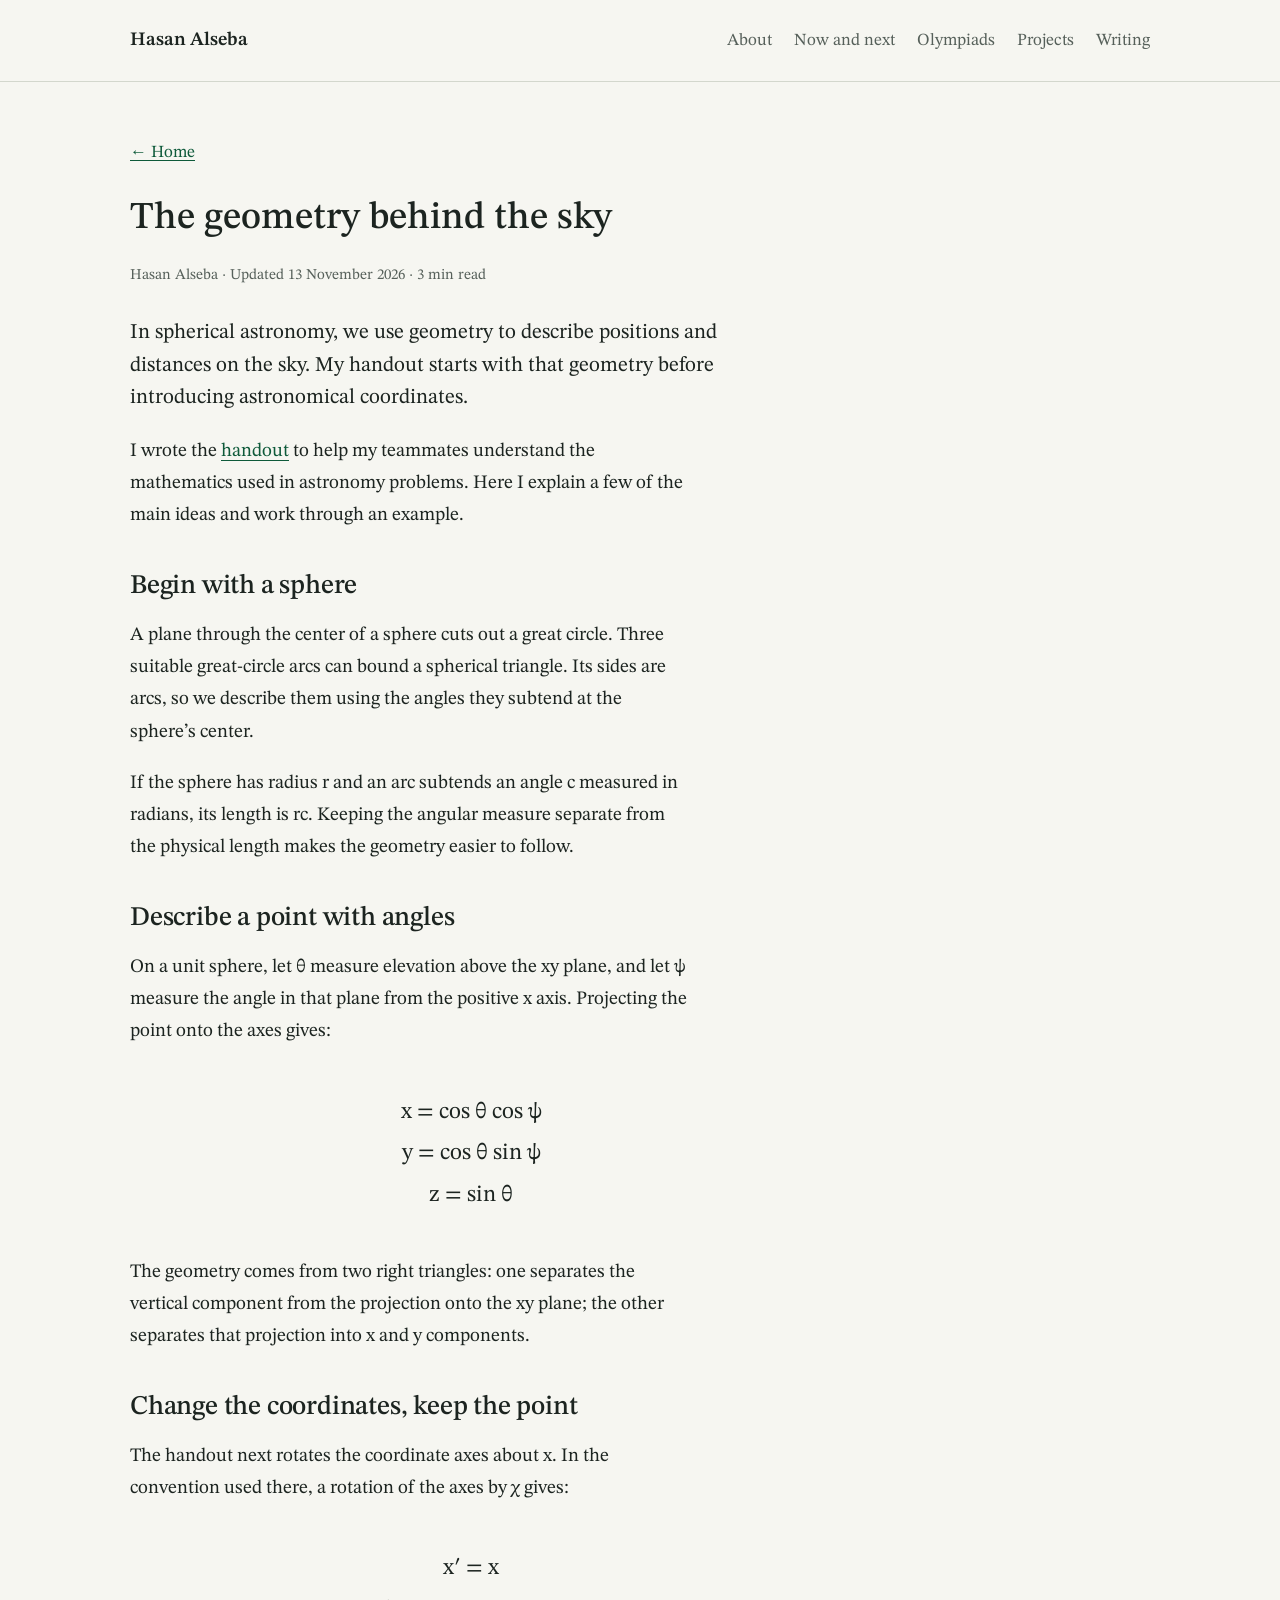
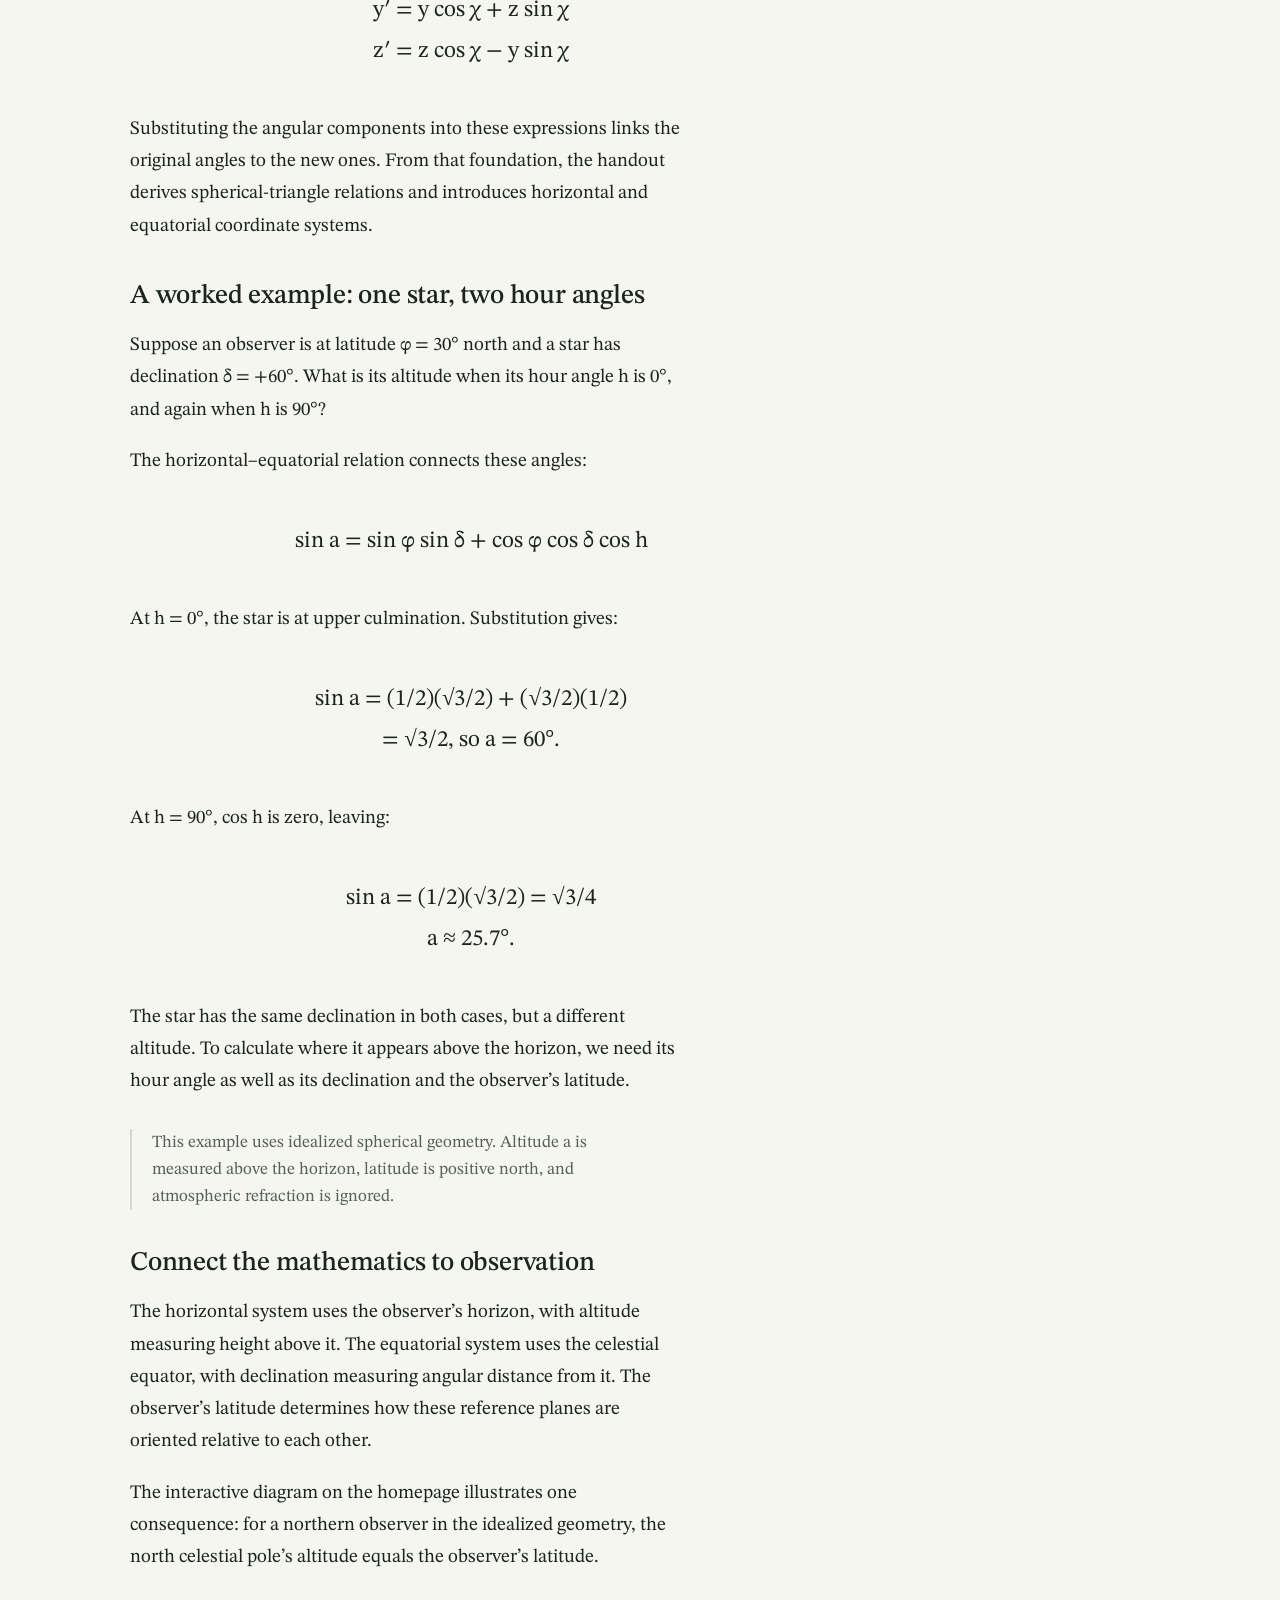
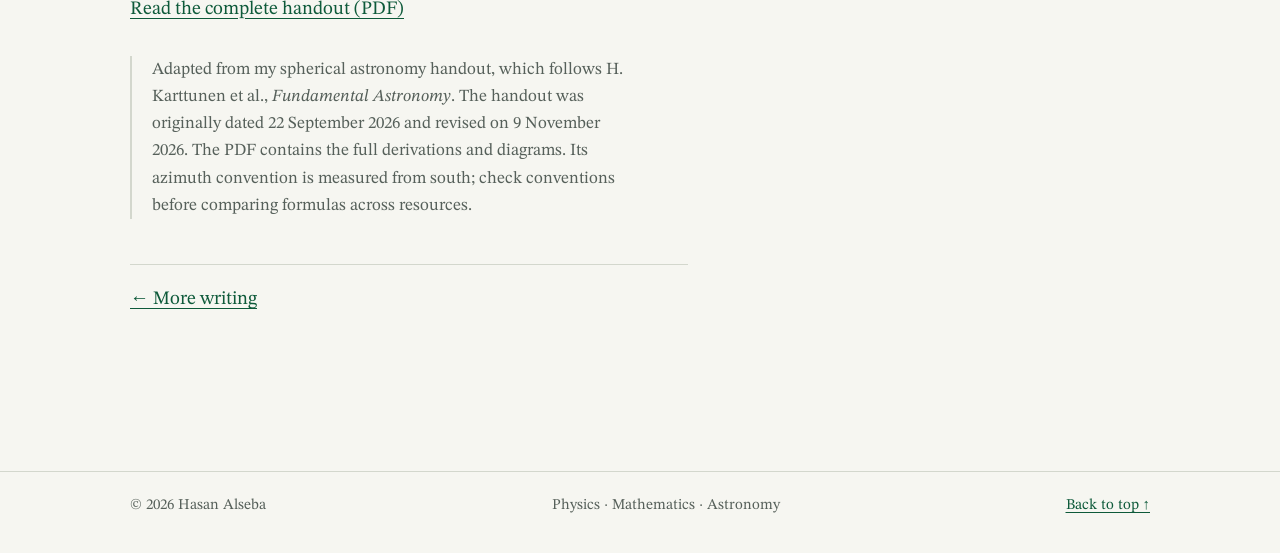
<file: writing/spherical-astronomy.html>
<!doctype html><html lang="en"><head><meta charset="utf-8"><meta name="viewport" content="width=device-width,initial-scale=1"><title>The geometry behind the sky — Hasan Alseba</title><meta name="description" content="An introduction to the geometry in my spherical astronomy handout, with a worked example."><meta name="theme-color" content="#f6f6f1" media="(prefers-color-scheme: light)"><meta name="theme-color" content="#0f1b1e" media="(prefers-color-scheme: dark)"><meta property="og:title" content="The geometry behind the sky — Hasan Alseba"><meta property="og:description" content="An introduction to the geometry in my spherical astronomy handout, with a worked example."><meta property="og:type" content="article"><meta property="og:url" content="https://lorstika.github.io/hasanblog/writing/spherical-astronomy.html"><meta property="og:image" content="https://lorstika.github.io/hasanblog/social.png"><link rel="canonical" href="https://lorstika.github.io/hasanblog/writing/spherical-astronomy.html"><link rel="icon" type="image/svg+xml" href="../favicon.svg"><link rel="preconnect" href="https://fonts.googleapis.com"><link rel="preconnect" href="https://fonts.gstatic.com" crossorigin><link rel="stylesheet" href="https://fonts.googleapis.com/css2?family=STIX+Two+Text:ital,wght@0,400;0,500;0,600;1,400&display=swap"><link rel="stylesheet" href="../academic.css"><script src="../main.js" defer></script></head><body><a class="skip" href="#main">Skip to content</a><header><div class="wrap nav"><a class="brand" href="../index.html">Hasan Alseba</a><nav aria-label="Main navigation"><a href="../index.html#about">About</a><a href="../index.html#now">Now and next</a><a href="../index.html#journey">Olympiads</a><a href="../index.html#work">Projects</a><a href="../index.html#writing">Writing</a></nav></div></header><main id="main" class="wrap"><article class="article"><a class="text-link" href="../index.html">← Home</a><h1>The geometry behind the sky</h1><div class="article-meta">Hasan Alseba · <time datetime="2026-11-13">Updated 13 November 2026</time> · 3 min read</div><p class="lede">In spherical astronomy, we use geometry to describe positions and distances on the sky. My handout starts with that geometry before introducing astronomical coordinates.</p><p>I wrote the <a href="../downloads/spherical-astronomy-handout.pdf">handout</a> to help my teammates understand the mathematics used in astronomy problems. Here I explain a few of the main ideas and work through an example.</p><h2>Begin with a sphere</h2><p>A plane through the center of a sphere cuts out a great circle. Three suitable great-circle arcs can bound a spherical triangle. Its sides are arcs, so we describe them using the angles they subtend at the sphere’s center.</p><p>If the sphere has radius r and an arc subtends an angle c measured in radians, its length is rc. Keeping the angular measure separate from the physical length makes the geometry easier to follow.</p><h2>Describe a point with angles</h2><p>On a unit sphere, let θ measure elevation above the xy plane, and let ψ measure the angle in that plane from the positive x axis. Projecting the point onto the axes gives:</p><div class="equation">x = cos θ cos ψ<br>y = cos θ sin ψ<br>z = sin θ</div><p>The geometry comes from two right triangles: one separates the vertical component from the projection onto the xy plane; the other separates that projection into x and y components.</p><h2>Change the coordinates, keep the point</h2><p>The handout next rotates the coordinate axes about x. In the convention used there, a rotation of the axes by χ gives:</p><div class="equation">x′ = x<br>y′ = y cos χ + z sin χ<br>z′ = z cos χ − y sin χ</div><p>Substituting the angular components into these expressions links the original angles to the new ones. From that foundation, the handout derives spherical-triangle relations and introduces horizontal and equatorial coordinate systems.</p><h2>A worked example: one star, two hour angles</h2><p>Suppose an observer is at latitude φ = 30° north and a star has declination δ = +60°. What is its altitude when its hour angle h is 0°, and again when h is 90°?</p><p>The horizontal–equatorial relation connects these angles:</p><div class="equation" role="math" aria-label="sine of altitude equals sine of latitude times sine of declination, plus cosine of latitude times cosine of declination times cosine of hour angle">sin a = sin φ sin δ + cos φ cos δ cos h</div><p>At h = 0°, the star is at upper culmination. Substitution gives:</p><div class="equation">sin a = (1/2)(√3/2) + (√3/2)(1/2)<br>= √3/2, so a = 60°.</div><p>At h = 90°, cos h is zero, leaving:</p><div class="equation">sin a = (1/2)(√3/2) = √3/4<br>a ≈ 25.7°.</div><p>The star has the same declination in both cases, but a different altitude. To calculate where it appears above the horizon, we need its hour angle as well as its declination and the observer’s latitude.</p><aside>This example uses idealized spherical geometry. Altitude a is measured above the horizon, latitude is positive north, and atmospheric refraction is ignored.</aside><h2>Connect the mathematics to observation</h2><p>The horizontal system uses the observer’s horizon, with altitude measuring height above it. The equatorial system uses the celestial equator, with declination measuring angular distance from it. The observer’s latitude determines how these reference planes are oriented relative to each other.</p><p>The interactive diagram on the homepage illustrates one consequence: for a northern observer in the idealized geometry, the north celestial pole’s altitude equals the observer’s latitude.</p><p><a class="button" href="../downloads/spherical-astronomy-handout.pdf">Read the complete handout (PDF)</a></p><aside>Adapted from my spherical astronomy handout, which follows H. Karttunen et al., <em>Fundamental Astronomy</em>. The handout was originally dated 22 September 2026 and revised on 9 November 2026. The PDF contains the full derivations and diagrams. Its azimuth convention is measured from south; check conventions before comparing formulas across resources.</aside><div class="article-end"><a href="../index.html#writing">← More writing</a></div></article></main><footer><div class="wrap footer-inner"><span>© 2026 Hasan Alseba</span><span>Physics · Mathematics · Astronomy</span><a href="#main">Back to top ↑</a></div></footer></body></html>
</file>
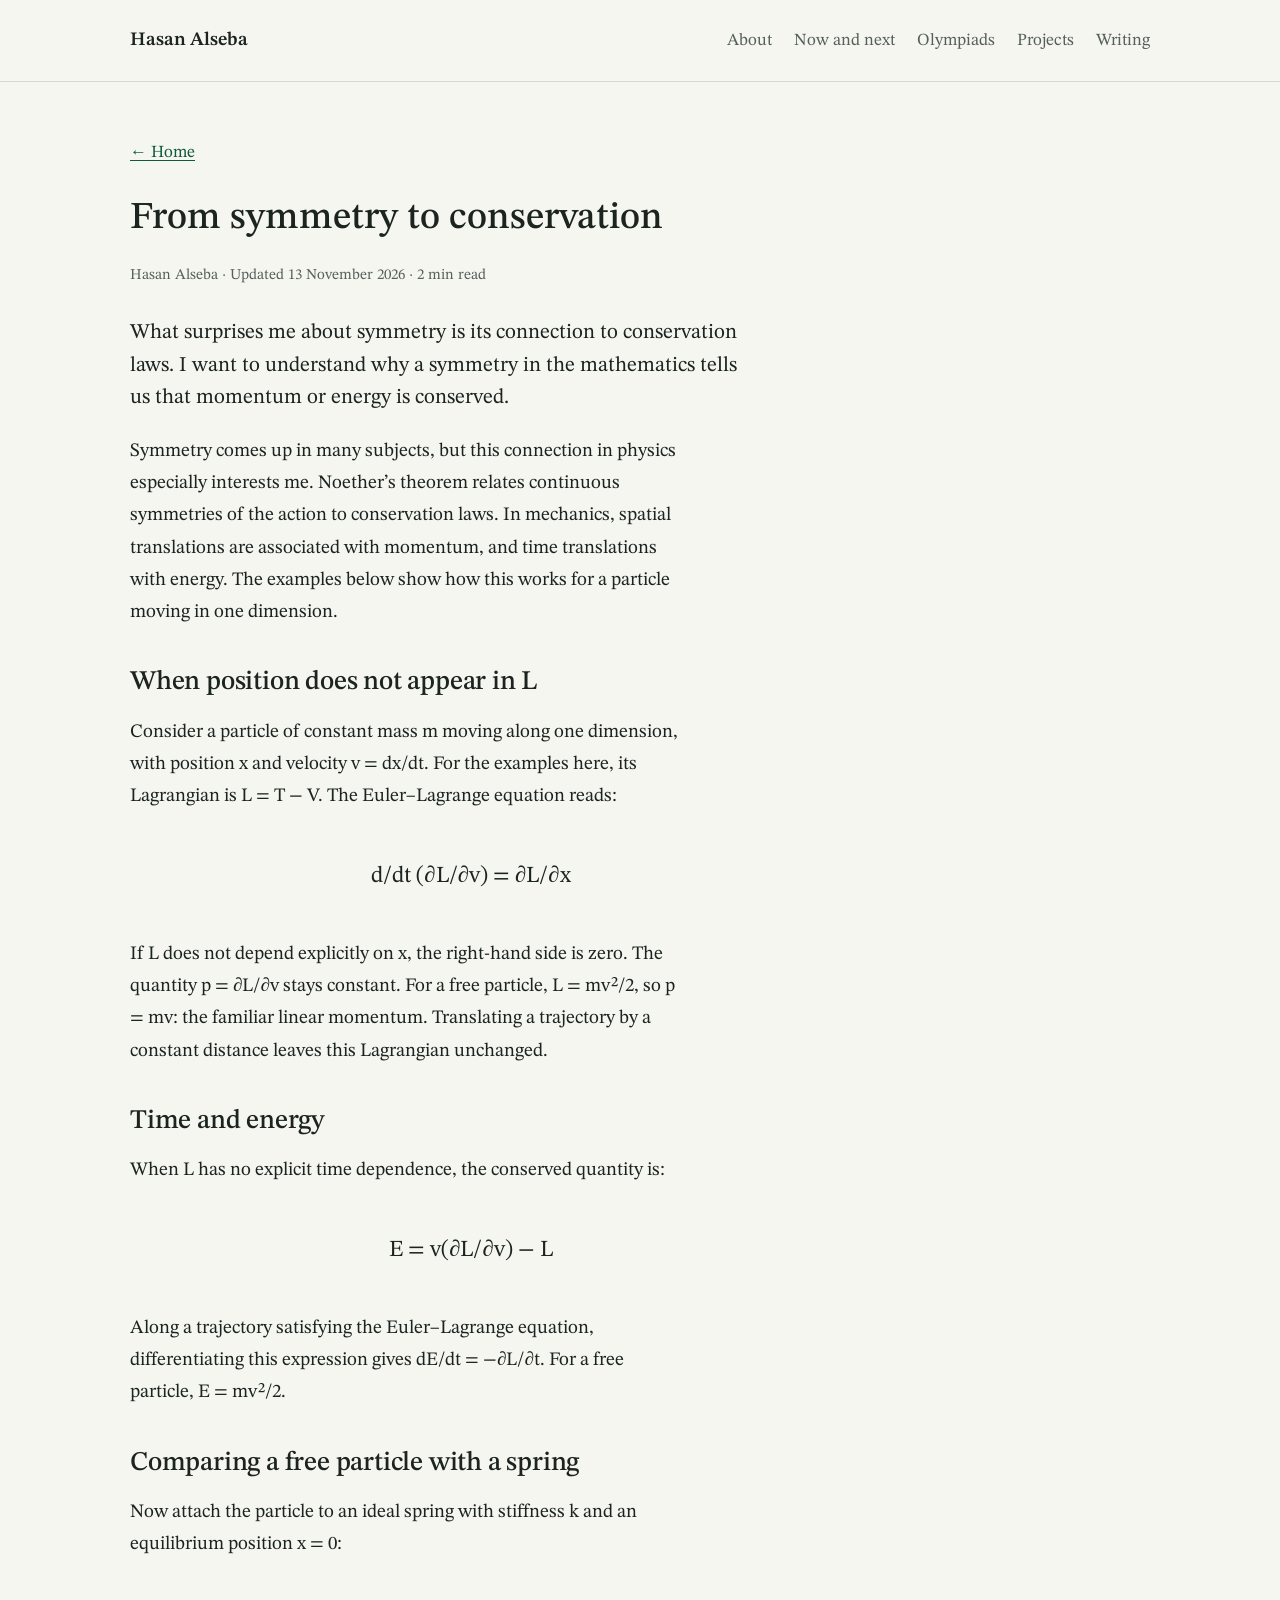
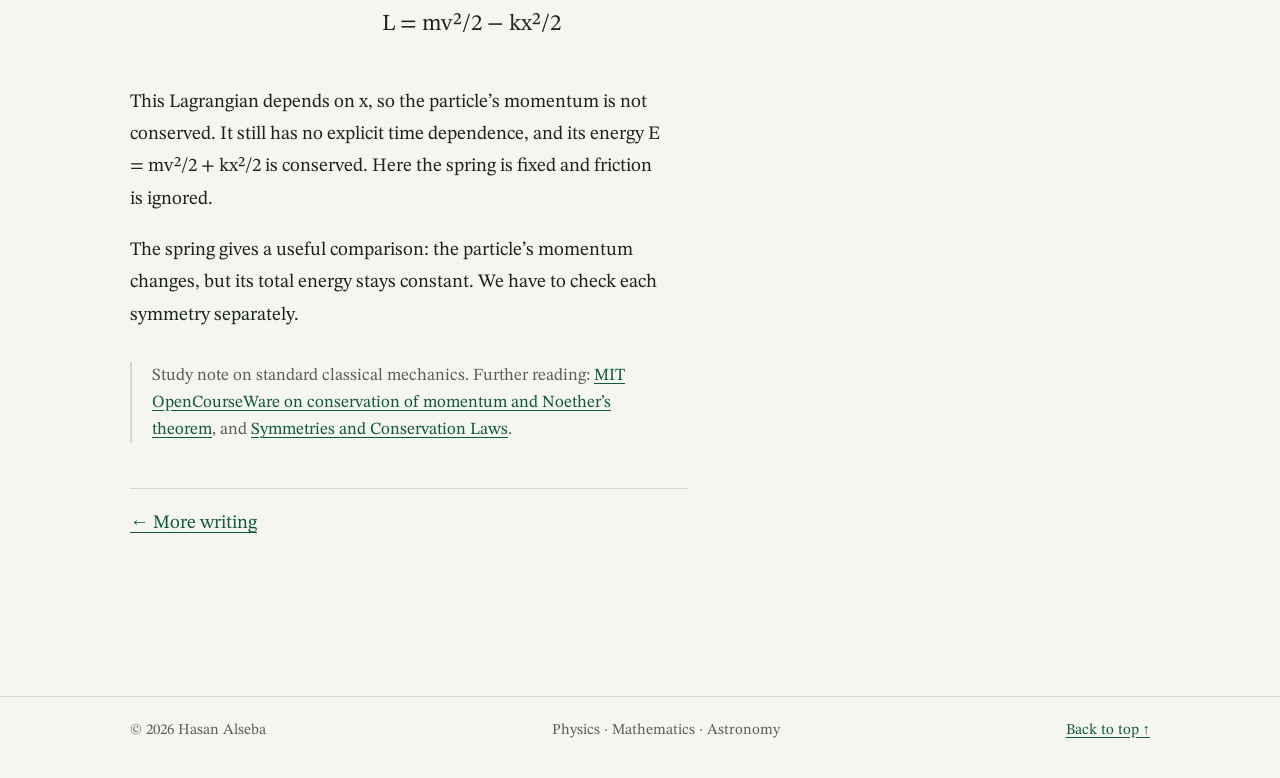
<file: writing/symmetry-and-conservation.html>
<!doctype html><html lang="en"><head><meta charset="utf-8"><meta name="viewport" content="width=device-width,initial-scale=1"><title>From symmetry to conservation — Hasan Alseba</title><meta name="description" content="A short study note on momentum, energy, and symmetry in mechanics."><meta name="theme-color" content="#f6f6f1" media="(prefers-color-scheme: light)"><meta name="theme-color" content="#0f1b1e" media="(prefers-color-scheme: dark)"><meta property="og:title" content="From symmetry to conservation — Hasan Alseba"><meta property="og:description" content="A short study note on momentum, energy, and symmetry in mechanics."><meta property="og:type" content="article"><meta property="og:url" content="https://lorstika.github.io/hasanblog/writing/symmetry-and-conservation.html"><meta property="og:image" content="https://lorstika.github.io/hasanblog/social.png"><link rel="canonical" href="https://lorstika.github.io/hasanblog/writing/symmetry-and-conservation.html"><link rel="icon" type="image/svg+xml" href="../favicon.svg"><link rel="preconnect" href="https://fonts.googleapis.com"><link rel="preconnect" href="https://fonts.gstatic.com" crossorigin><link rel="stylesheet" href="https://fonts.googleapis.com/css2?family=STIX+Two+Text:ital,wght@0,400;0,500;0,600;1,400&display=swap"><link rel="stylesheet" href="../academic.css"><script src="../main.js" defer></script></head><body><a class="skip" href="#main">Skip to content</a><header><div class="wrap nav"><a class="brand" href="../index.html">Hasan Alseba</a><nav aria-label="Main navigation"><a href="../index.html#about">About</a><a href="../index.html#now">Now and next</a><a href="../index.html#journey">Olympiads</a><a href="../index.html#work">Projects</a><a href="../index.html#writing">Writing</a></nav></div></header><main id="main" class="wrap"><article class="article"><a class="text-link" href="../index.html">← Home</a><h1>From symmetry to conservation</h1><div class="article-meta">Hasan Alseba · <time datetime="2026-11-13">Updated 13 November 2026</time> · 2 min read</div><p class="lede">What surprises me about symmetry is its connection to conservation laws. I want to understand why a symmetry in the mathematics tells us that momentum or energy is conserved.</p><p>Symmetry comes up in many subjects, but this connection in physics especially interests me. Noether’s theorem relates continuous symmetries of the action to conservation laws. In mechanics, spatial translations are associated with momentum, and time translations with energy. The examples below show how this works for a particle moving in one dimension.</p><h2>When position does not appear in L</h2><p>Consider a particle of constant mass m moving along one dimension, with position x and velocity v = dx/dt. For the examples here, its Lagrangian is L = T − V. The Euler–Lagrange equation reads:</p><div class="equation" role="math" aria-label="time derivative of the partial derivative of L with respect to v equals the partial derivative of L with respect to x">d/dt (∂L/∂v) = ∂L/∂x</div><p>If L does not depend explicitly on x, the right-hand side is zero. The quantity p = ∂L/∂v stays constant. For a free particle, L = mv²/2, so p = mv: the familiar linear momentum. Translating a trajectory by a constant distance leaves this Lagrangian unchanged.</p><h2>Time and energy</h2><p>When L has no explicit time dependence, the conserved quantity is:</p><div class="equation" role="math" aria-label="E equals v times the partial derivative of L with respect to v, minus L">E = v(∂L/∂v) − L</div><p>Along a trajectory satisfying the Euler–Lagrange equation, differentiating this expression gives dE/dt = −∂L/∂t. For a free particle, E = mv²/2.</p><h2>Comparing a free particle with a spring</h2><p>Now attach the particle to an ideal spring with stiffness k and an equilibrium position x = 0:</p><div class="equation">L = mv²/2 − kx²/2</div><p>This Lagrangian depends on x, so the particle’s momentum is not conserved. It still has no explicit time dependence, and its energy E = mv²/2 + kx²/2 is conserved. Here the spring is fixed and friction is ignored.</p><p>The spring gives a useful comparison: the particle’s momentum changes, but its total energy stays constant. We have to check each symmetry separately.</p><aside>Study note on standard classical mechanics. Further reading: <a href="https://ocw.mit.edu/courses/8-223-classical-mechanics-ii-january-iap-2017/32dee2ea367a30879624c56310cc4401_MIT8_223IAP17_Lec6.pdf">MIT OpenCourseWare on conservation of momentum and Noether’s theorem</a>, and <a href="https://ocw.mit.edu/courses/8-323-relativistic-quantum-field-theory-i-spring-2023/resources/ocw_8323_lecture02_2023feb08_mp4/">Symmetries and Conservation Laws</a>.</aside><div class="article-end"><a href="../index.html#writing">← More writing</a></div></article></main><footer><div class="wrap footer-inner"><span>© 2026 Hasan Alseba</span><span>Physics · Mathematics · Astronomy</span><a href="#main">Back to top ↑</a></div></footer></body></html>
</file>
<file: academic.css>
:root{color-scheme:light dark;--paper:#f6f6f1;--ink:#1c2420;--muted:#56605a;--accent:#0e5a3a;--line:#d3d7cd;--pale:#e9ede5;--sphere-plane:#dfe8dc;--sphere-grid:#7b8c80;--serif:'STIX Two Text',Georgia,serif;--fs-meta:15px;--fs-small:17px;--fs-body:19px;--fs-lede:21px;--fs-h2:27px;--fs-display:36px;--fs-h1:48px;--label-col:230px;--col-gap:40px;--measure:62ch;--section-space:76px}
*{box-sizing:border-box}
html{scroll-behavior:smooth;scroll-padding-top:24px;-webkit-text-size-adjust:100%;text-size-adjust:100%}
body{margin:0;background:var(--paper);color:var(--ink);font:var(--fs-body)/1.6 var(--serif);font-kerning:normal}
h1,h2,h3,p{margin-top:0}h1,h2,h3{text-wrap:balance}p,li{text-wrap:pretty}
a{color:var(--accent);text-decoration-thickness:1px;text-underline-offset:.2em}a:hover{text-decoration-thickness:2px}
input{font:inherit}a,input{touch-action:manipulation}
:focus-visible{outline:2px solid var(--accent);outline-offset:4px}
::selection{background:color-mix(in srgb,var(--accent) 22%,var(--paper));color:var(--ink)}
.wrap{max-width:1100px;margin-inline:auto;padding-inline:40px}
.skip{position:absolute;inset-inline-start:-9999px}.skip:focus{inset-inline-start:20px;top:10px;background:var(--paper);padding:8px;z-index:10}

/* Header */
header{border-bottom:1px solid var(--line)}
.nav{display:flex;align-items:baseline;justify-content:space-between;gap:20px;padding-block:18px}
.brand{font-weight:600;font-size:var(--fs-body);color:var(--ink);text-decoration:none;white-space:nowrap}
nav{display:flex;flex-wrap:wrap;gap:0 22px;font-size:var(--fs-small)}
nav a{display:inline-block;min-height:44px;padding-block:9px;color:var(--muted);text-decoration:none}
nav a:hover{color:var(--accent);text-decoration:underline}

/* Hero and Figure 1 */
.hero{display:grid;grid-template-columns:minmax(0,1.8fr) minmax(0,1fr);gap:55px;align-items:start;padding:58px 0 8px}
.hero h1{font-size:var(--fs-h1);line-height:1.15;font-weight:500;letter-spacing:-.8px;margin:0 0 22px}
.intro{font-size:var(--fs-lede);line-height:1.55;max-width:var(--measure);margin:0}
.actions{display:flex;flex-wrap:wrap;gap:0 26px;margin-top:18px}
.text-link{display:inline-flex;align-items:center;min-height:44px;font-size:var(--fs-small)}
.sphere-panel{max-width:310px;justify-self:end}
.sphere-panel figure{margin:0}
.sphere-panel svg{display:block;width:100%;height:auto}
.sphere-panel figcaption{margin-top:7px;padding-top:10px;border-top:1px solid var(--line);font-size:var(--fs-meta);line-height:1.5;color:var(--muted)}
.sphere-panel figcaption span{color:var(--ink)}
.latitude-control{display:flex;align-items:center;gap:10px;margin-top:6px;font-size:var(--fs-meta);color:var(--muted)}
.latitude-control input{flex:1;min-width:30px;min-height:44px;margin:0;accent-color:var(--accent)}
.latitude-control output{min-width:3ch;color:var(--ink);font-variant-numeric:tabular-nums}

/* Sections */
section.content{padding-top:var(--section-space)}
h2{font-size:var(--fs-h2);line-height:1.3;font-weight:500;letter-spacing:-.2px;margin-bottom:26px}
h3{font-weight:500;line-height:1.35}
.split{display:grid;grid-template-columns:var(--label-col) minmax(0,1fr);column-gap:var(--col-gap);align-items:baseline}
.about-copy{max-width:var(--measure)}.about-copy p{margin-bottom:17px}

/* Now and next: filled node = happening now, hollow node = planned (Figure 1's pole markers) */
.path{list-style:none;margin:0;padding:0;display:grid;grid-template-columns:minmax(0,1.45fr) minmax(0,1.3fr) minmax(0,.8fr) minmax(0,1fr);column-gap:28px}
.stage{position:relative;padding-top:34px}
.stage::before{content:'';position:absolute;top:6px;left:0;right:-28px;border-top:1px dashed var(--muted)}
.stage:last-child::before{right:0}
.stage::after{content:'';position:absolute;top:0;left:0;width:13px;height:13px;border:1.5px solid var(--accent);border-radius:50%;background:var(--paper)}
.stage.is-now::before{top:5.5px;border-top:2px solid var(--accent)}
.stage.is-now::after{background:var(--accent)}
.stage h3{font-size:var(--fs-body);margin:0 0 10px}
.stage:not(.is-now) h3{color:var(--muted)}
.stage ul{list-style:none;margin:0;padding:0}
.stage li{font-size:var(--fs-small);line-height:1.5;margin-bottom:10px}
.stage.is-now li{font-size:var(--fs-lede);line-height:1.45;margin-bottom:14px;max-width:30ch}

/* Olympiad record: a ledger, result first */
.record{list-style:none;margin:0;padding:0;max-width:48rem}
.record li{display:grid;grid-template-columns:minmax(0,17rem) minmax(0,1fr);column-gap:28px;align-items:baseline;padding:14px 0;border-top:1px solid var(--line)}
.record li:last-child{border-bottom:1px solid var(--line)}
.record .result{font-size:var(--fs-lede);margin:0}
.record .where{font-size:var(--fs-small);line-height:1.5;color:var(--muted);margin:0}

/* Projects: an index of live sites */
.works{list-style:none;margin:0;padding:0}
.work{display:grid;grid-template-columns:var(--label-col) minmax(0,1fr) auto;column-gap:var(--col-gap);align-items:baseline;padding:20px 0 22px;border-top:1px solid var(--line);color:inherit;text-decoration:none}
.works li:last-child .work{border-bottom:1px solid var(--line)}
.work h3{font-size:var(--fs-display);line-height:1.1;letter-spacing:-.4px;margin:0}
.work p{font-size:var(--fs-small);line-height:1.55;color:var(--muted);margin:0;max-width:var(--measure)}
.work-go{font-size:var(--fs-meta);color:var(--accent);white-space:nowrap;text-decoration:underline;text-decoration-thickness:1px;text-underline-offset:.2em}
.work:hover h3{color:var(--accent)}.work:hover .work-go{text-decoration-thickness:2px}
.work .work-role{margin-top:9px;font-size:15px;color:var(--ink);line-height:1.55}
.programme-context{font-size:15px;line-height:1.6;color:var(--muted);margin-top:18px;max-width:62ch}
.programme-context p{margin:10px 0}

/* Writing */
.post{display:grid;grid-template-columns:var(--label-col) minmax(0,1fr);column-gap:var(--col-gap);align-items:baseline;padding:20px 0;text-decoration:none}
.post .category{font-size:var(--fs-meta);color:var(--muted)}
.post h3{font-size:23px;margin:0 0 5px}.post h3 a{text-decoration:none}
.post:hover h3,.post h3 a:hover{text-decoration:underline;text-underline-offset:4px}
.post p{font-size:var(--fs-small);line-height:1.55;color:var(--muted);margin:0;max-width:var(--measure)}
.post .links{margin:4px 0 0}
.handout{border-block:1px solid var(--line);margin-bottom:12px}.handout:hover h3{text-decoration:none}

/* Contact and footer */
.contact p{max-width:var(--measure);margin-bottom:6px}.contact a{overflow-wrap:anywhere}
footer{margin-top:var(--section-space);border-top:1px solid var(--line);padding:22px 0 35px;font-size:var(--fs-meta);color:var(--muted)}
.footer-inner{display:flex;flex-wrap:wrap;justify-content:space-between;gap:10px 30px}

/* Articles */
.article{max-width:760px;padding:48px 0 80px}.article>*{max-width:var(--measure)}
.article h1{font-size:38px;font-weight:500;line-height:1.2;margin:22px 0}.article .lede{font-size:var(--fs-lede);line-height:1.55}
.article h2{margin:35px 0 17px}.article p,.article li{font-size:var(--fs-body);line-height:1.7}
.article-meta{font-size:var(--fs-meta);color:var(--muted);margin:22px 0 30px;line-height:1.55}
.article-next{margin-top:28px}
.article-end{border-top:1px solid var(--line);margin-top:45px;padding-top:20px}
.article .section-label{font-size:var(--fs-meta);color:var(--muted);margin:25px 0 12px}
.article aside{border-inline-start:2px solid var(--line);padding-inline-start:20px;color:var(--muted);font-size:var(--fs-small);margin:30px 0}
.equation{font:23px/1.8 var(--serif);text-align:center;padding:20px 10px;margin:22px 0;overflow-x:auto;white-space:nowrap;direction:ltr}

@media(max-width:900px){
  :root{--label-col:190px;--col-gap:25px}
  .nav{flex-wrap:wrap;gap:4px}.nav nav{flex-basis:100%;gap:0 24px}
  .hero{gap:30px}.hero h1{font-size:42px}.sphere-panel{max-width:285px}
  .path{display:block;max-width:var(--measure)}
  .stage{padding:0 0 22px 34px}
  .stage::before{top:19px;bottom:-6px;left:6px;right:auto;border-top:0;border-left:1px dashed var(--muted)}
  .stage.is-now::before{top:19px;left:5.5px;border-top:0;border-left:2px solid var(--accent)}
  .stage:last-child::before{display:none}
  .stage::after{top:6px}
  .stage.is-now li{max-width:none}
}
@media(max-width:640px){
  :root{--section-space:52px;--fs-display:30px}
  .wrap{padding-inline:22px}.nav{padding-block:10px}
  .nav nav{display:grid;grid-template-columns:repeat(3,auto);justify-content:start;column-gap:22px}
  .hero{display:block;padding:32px 0 0}.hero h1{font-size:38px;margin-bottom:18px}
  .sphere-panel{max-width:300px;margin:28px auto 0}
  .split,.post,.work{display:block}
  .split>h2{margin-bottom:18px}
  .record li{grid-template-columns:1fr;row-gap:2px}
  .work h3{margin-bottom:6px}.work-go{display:inline-block;margin-top:8px}
  .post .category{display:block;margin-bottom:4px}
  .footer-inner{display:block}.footer-inner>*{display:block;margin-bottom:9px}
  .article{padding:30px 0 50px}.article h1{font-size:33px}.equation{font-size:21px;padding:15px 0}
}
@media(prefers-color-scheme:dark){:root{--paper:#0f1b1e;--ink:#e2e6de;--muted:#a9b5ae;--accent:#7dc6a2;--line:#334549;--pale:#1d302c;--sphere-plane:#213d37;--sphere-grid:#91a99a}}
@media(prefers-reduced-motion:reduce){html{scroll-behavior:auto}}
@media print{:root{color-scheme:light;--paper:#fff;--ink:#000;--muted:#444;--accent:#000;--line:#bbb;--section-space:14pt}header,footer,.skip,.sphere-panel{display:none!important}.wrap{padding:0;max-width:none}body{font-size:10.5pt}.hero{display:block;padding:0}.stage,.record li,.work,.post{break-inside:avoid}}
nav a[aria-current]{color:var(--accent);text-decoration:underline}
@media(max-width:360px){.nav nav{display:flex;column-gap:18px}.nav nav a{white-space:nowrap}}

.record .record-date{font-size:15px;line-height:1.5;color:var(--muted);margin:4px 0 0}
@media(max-width:760px){.split{display:block}.split>h2{margin-bottom:18px}}
</file>
